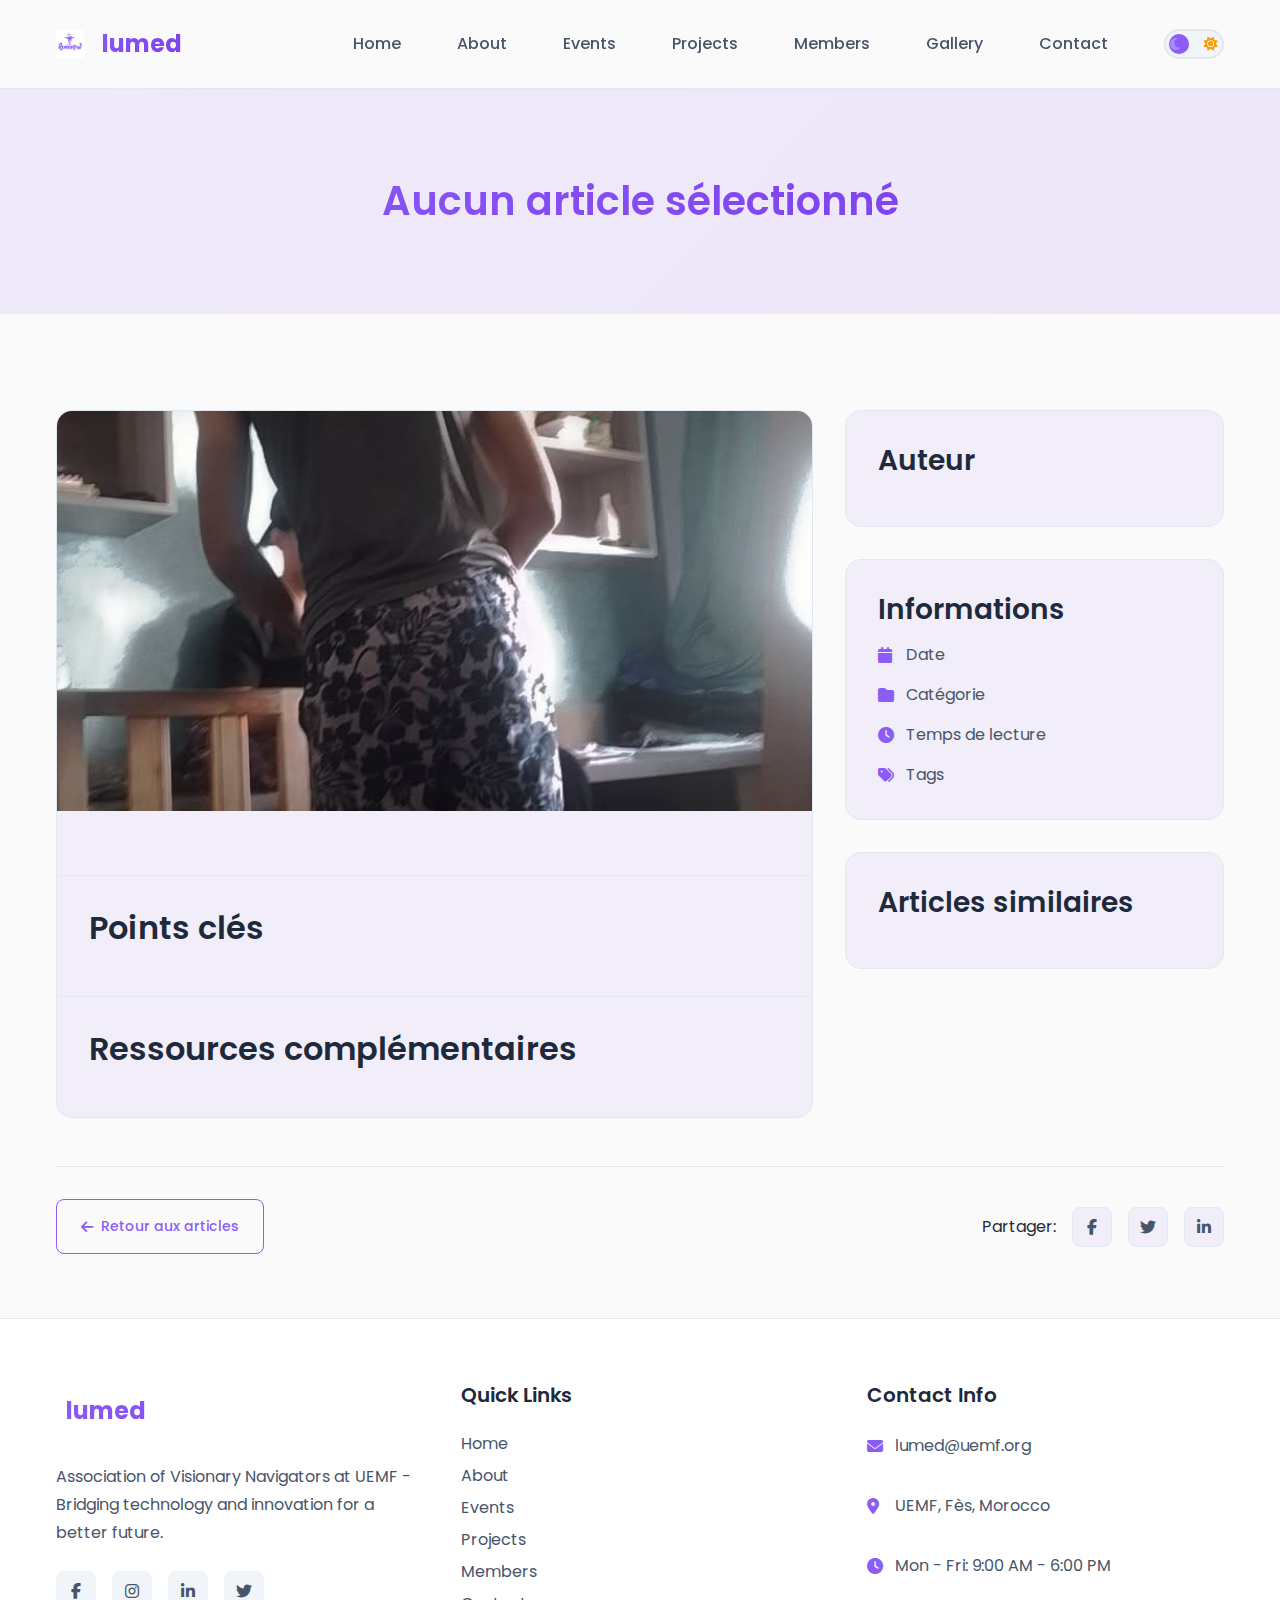
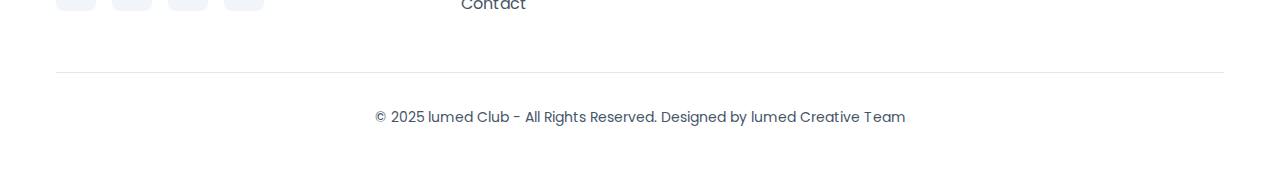
<file: article-details.html>
<!DOCTYPE html>
<html lang="fr">
<head>
    <meta charset="utf-8">
    <meta name="viewport" content="width=device-width,initial-scale=1">
    <title>Détails Article - lumed</title>
    <link rel="stylesheet" href="css/styles.css">
    <link href="https://fonts.googleapis.com/css2?family=Poppins:wght@400;500;600;700&family=Montserrat:wght@300;400;500&display=swap" rel="stylesheet">
    <link rel="stylesheet" href="https://cdnjs.cloudflare.com/ajax/libs/font-awesome/6.4.0/css/all.min.css">
</head>
<body>
    <!-- Navigation -->
    <nav id="navbar">
        <div class="nav-container">
            <div class="nav-logo">
                <a href="index.html">
                    <img src="assets/logo.png" alt="lumed Logo" class="nav-logo-img">
                    <div class="logo-icon">lumed</div>
                </a>
            </div>
            <div class="nav-menu" id="nav-menu">
                <a href="index.html" class="nav-link">Home</a>
                <a href="about.html" class="nav-link">About</a>
                <a href="events.html" class="nav-link">Events</a>
                <a href="projects.html" class="nav-link">Projects</a>
                <a href="members.html" class="nav-link">Members</a>
                <a href="gallery.html" class="nav-link">Gallery</a>
                <a href="contact.html" class="nav-link">Contact</a>
                <div class="theme-toggle">
                    <input type="checkbox" id="dark-mode-toggle">
                    <label for="dark-mode-toggle" class="toggle-label">
                        <i class="fas fa-moon"></i>
                        <i class="fas fa-sun"></i>
                        <span class="toggle-ball"></span>
                    </label>
                </div>
            </div>
            <div class="hamburger" id="hamburger">
                <span class="bar"></span>
                <span class="bar"></span>
                <span class="bar"></span>
            </div>
        </div>
    </nav>
    <!-- Article Header -->
    <section class="page-header">
        <div class="container">
            <h1 id="article-title">Titre de l'article</h1>
            <div id="article-meta" class="article-meta-header"></div>
        </div>
    </section>

    <!-- Article Details -->
    <section class="section">
        <div class="container">
            <div class="article-details-grid">
                <!-- Article Main Content -->
                <div class="article-main-content">
                    <div id="article-featured-image" class="article-media-container">
                        <!-- Default placeholder image (will be replaced by JS when article data is loaded) -->
                        <img id="article-featured-img" src="assets/default-article.jpg" alt="Image de l\'article" class="featured-image" onerror="this.src='assets/default-article.jpg'">
                    </div>
                    
                    <div class="article-content-section">
                        <div id="article-summary" class="article-summary"></div>
                        <div id="article-content" class="article-full-content"></div>
                    </div>

                    <div class="article-content-section">
                        <h2>Points clés</h2>
                        <div id="article-key-points" class="article-key-points"></div>
                    </div>

                    <div id="article-resources" class="article-content-section">
                        <h2>Ressources complémentaires</h2>
                        <div class="article-resources-list"></div>
                    </div>
                </div>

                <!-- Article Sidebar -->
                <div class="article-sidebar">
                    <div class="article-author-card">
                        <h3>Auteur</h3>
                        <div id="article-author-info" class="author-info"></div>
                    </div>

                    <div class="article-info-card">
                        <h3>Informations</h3>
                        <ul id="article-info" class="article-info-list">
                            <li id="article-date-info"><i class="fas fa-calendar"></i> <span>Date</span></li>
                            <li id="article-category-info"><i class="fas fa-folder"></i> <span>Catégorie</span></li>
                            <li id="article-reading-time"><i class="fas fa-clock"></i> <span>Temps de lecture</span></li>
                            <li id="article-tags-info"><i class="fas fa-tags"></i> <span>Tags</span></li>
                        </ul>
                    </div>

                    <div class="related-articles-card">
                        <h3>Articles similaires</h3>
                        <div id="related-articles" class="related-articles-list"></div>
                    </div>
                </div>
            </div>

            <div class="article-navigation">
                <a href="article.html" class="btn btn-outline">
                    <i class="fas fa-arrow-left"></i> Retour aux articles
                </a>
                <div class="article-share">
                    <span>Partager:</span>
                    <a href="#" class="share-btn"><i class="fab fa-facebook-f"></i></a>
                    <a href="#" class="share-btn"><i class="fab fa-twitter"></i></a>
                    <a href="#" class="share-btn"><i class="fab fa-linkedin-in"></i></a>
                </div>
            </div>
        </div>
    </section>
    <script src="js/content.js"></script>
    <script>
        // Récupérer l'ID de l'article depuis l'URL
        function getQueryParam(name) {
            const url = new URL(window.location.href);
            return url.searchParams.get(name);
        }
        const articleId = getQueryParam('id');
        if (articleId) {
            const articles = JSON.parse(localStorage.getItem('avnArticles')) || [];
            const article = articles.find(a => String(a.id) === String(articleId));
            if (article) {
                // Set page title
                document.title = `${article.title} - lumed Articles`;

                // Update article header
                document.getElementById('article-title').textContent = article.title;
                document.getElementById('article-meta').innerHTML = `
                    <div class="meta-tag">
                        <i class="fas fa-calendar"></i> 
                        ${new Date(article.createdAt).toLocaleDateString('fr-FR', { 
                            year: 'numeric', 
                            month: 'long', 
                            day: 'numeric' 
                        })}
                    </div>
                    ${article.category ? `
                        <div class="meta-tag">
                            <i class="fas fa-folder"></i> ${article.category}
                        </div>
                    ` : ''}
                    ${article.readingTime ? `
                        <div class="meta-tag">
                            <i class="fas fa-clock"></i> ${article.readingTime} min de lecture
                        </div>
                    ` : ''}
                `;

                // Featured image: update existing placeholder img.src if present, otherwise insert
                const featuredImgEl = document.getElementById('article-featured-img');
                if (article.featuredImage) {
                    if (featuredImgEl) {
                        featuredImgEl.src = article.featuredImage;
                        featuredImgEl.alt = article.title || 'Image de l\'article';
                    } else {
                        document.getElementById('article-featured-image').innerHTML = `
                            <img src="${article.featuredImage}" alt="${article.title}" class="featured-image" onerror="this.src='assets/default-article.jpg'">
                        `;
                    }
                }

                // Summary
                if (article.summary) {
                    document.getElementById('article-summary').innerHTML = `
                        <div class="article-summary-content">
                            <p><strong>${article.summary}</strong></p>
                        </div>
                    `;
                }

                // Main content with formatting
                const formattedContent = article.content.split('\n').map(para => `<p>${para}</p>`).join('');
                document.getElementById('article-content').innerHTML = formattedContent;

                // Key points
                const keyPoints = article.keyPoints || [
                    'Comprendre les concepts fondamentaux',
                    'Explorer les applications pratiques',
                    'Découvrir les dernières innovations',
                    'Apprendre des meilleures pratiques'
                ];
                document.getElementById('article-key-points').innerHTML = `
                    <ul class="key-points-list">
                        ${keyPoints.map(point => `
                            <li><i class="fas fa-check-circle"></i> ${point}</li>
                        `).join('')}
                    </ul>
                `;

                // Resources
                if (article.resources && article.resources.length > 0) {
                    document.querySelector('.article-resources-list').innerHTML = `
                        <ul class="resources-list">
                            ${article.resources.map(resource => `
                                <li>
                                    <i class="fas fa-${resource.type === 'link' ? 'link' : 'file-alt'}"></i>
                                    <a href="${resource.url}" target="_blank">${resource.title}</a>
                                </li>
                            `).join('')}
                        </ul>
                    `;
                } else {
                    document.getElementById('article-resources').style.display = 'none';
                }

                // Author info
                document.getElementById('article-author-info').innerHTML = `
                    <div class="author-profile">
                        <img src="${article.author?.avatar || 'assets/default-avatar.jpg'}" alt="Author" class="author-avatar">
                        <div class="author-details">
                            <h4>${article.author?.name || 'lumed Team'}</h4>
                            <p>${article.author?.role || 'Contributeur'}</p>
                        </div>
                    </div>
                    <p class="author-bio">${article.author?.bio || 'Membre de l\'équipe lumed contribuant au partage des connaissances.'}</p>
                `;

                // Article info
                document.getElementById('article-date-info').innerHTML = `
                    <i class="fas fa-calendar"></i> 
                    <span>Publié le ${new Date(article.createdAt).toLocaleDateString('fr-FR', { 
                        year: 'numeric', 
                        month: 'long', 
                        day: 'numeric' 
                    })}</span>
                `;
                document.getElementById('article-category-info').innerHTML = `
                    <i class="fas fa-folder"></i> 
                    <span>${article.category || 'Général'}</span>
                `;
                document.getElementById('article-reading-time').innerHTML = `
                    <i class="fas fa-clock"></i> 
                    <span>${article.readingTime || '5'} min de lecture</span>
                `;
                document.getElementById('article-tags-info').innerHTML = `
                    <i class="fas fa-tags"></i> 
                    <span>${article.tags?.join(', ') || 'Général'}</span>
                `;

                // Related articles
                const articles = JSON.parse(localStorage.getItem('avnArticles')) || [];
                const relatedArticles = articles
                    .filter(a => a.id !== article.id && a.category === article.category)
                    .slice(0, 3);

                document.getElementById('related-articles').innerHTML = relatedArticles.length > 0 
                    ? relatedArticles.map(related => `
                        <a href="article-details.html?id=${related.id}" class="related-article">
                            <h4>${related.title}</h4>
                            <p>${related.summary || ''}</p>
                            <span class="read-more">Lire plus <i class="fas fa-arrow-right"></i></span>
                        </a>
                    `).join('')
                    : '<p class="no-related">Aucun article similaire pour le moment.</p>';

            } else {
                document.getElementById('article-title').textContent = 'Article introuvable';
            }
        } else {
            document.getElementById('article-title').textContent = 'Aucun article sélectionné';
        }
    </script>

    <!-- Footer -->
    <footer id="footer">
        <div class="container">
            <div class="footer-content">
                <div class="footer-section">
                    <div class="footer-logo">
                        <div class="logo-icon">lumed</div>
                    </div>
                    <p class="footer-description">Association of Visionary Navigators at UEMF - Bridging technology and innovation for a better future.</p>
                    <div class="social-links">
                        <a href="#"><i class="fab fa-facebook-f"></i></a>
                        <a href="#"><i class="fab fa-instagram"></i></a>
                        <a href="#"><i class="fab fa-linkedin-in"></i></a>
                        <a href="#"><i class="fab fa-twitter"></i></a>
                    </div>
                </div>
                <div class="footer-section">
                    <h3>Quick Links</h3>
                    <ul class="footer-links">
                        <li><a href="index.html">Home</a></li>
                        <li><a href="about.html">About</a></li>
                        <li><a href="events.html">Events</a></li>
                        <li><a href="projects.html">Projects</a></li>
                        <li><a href="members.html">Members</a></li>
                        <li><a href="contact.html">Contact</a></li>
                    </ul>
                </div>
                <div class="footer-section">
                    <h3>Contact Info</h3>
                    <div class="contact-info">
                        <p><i class="fas fa-envelope"></i> lumed@uemf.org</p>
                        <p><i class="fas fa-map-marker-alt"></i> UEMF, Fès, Morocco</p>
                        <p><i class="fas fa-clock"></i> Mon - Fri: 9:00 AM - 6:00 PM</p>
                    </div>
                </div>
            </div>
            <div class="footer-bottom">
                <p>&copy; 2025 lumed Club - All Rights Reserved. Designed by lumed Creative Team</p>
            </div>
        </div>
    </footer>

    <!-- Back to Top Button -->
    <button id="back-to-top" class="back-to-top">
        <i class="fas fa-chevron-up"></i>
    </button>

    <script src="js/main.js"></script>
</body>
</html>
</file>
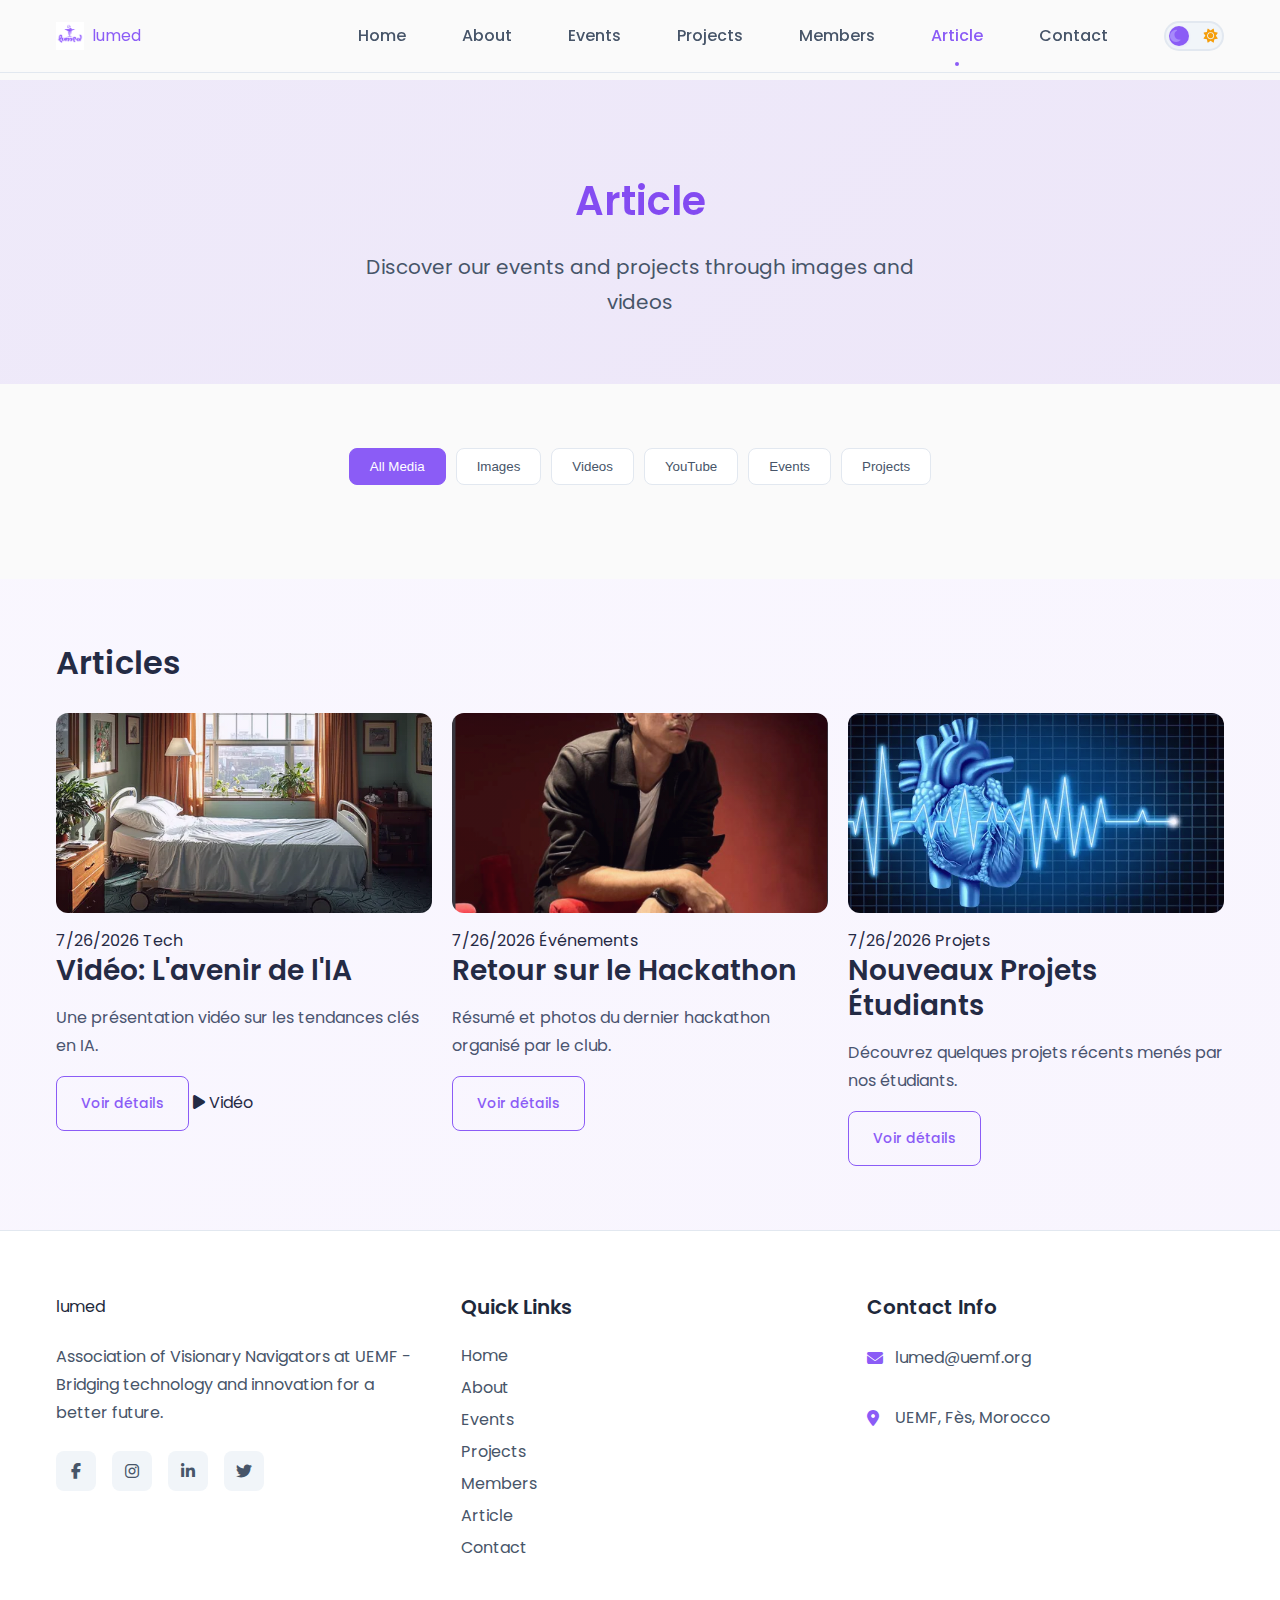
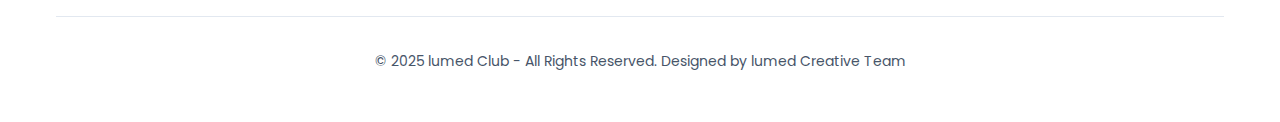
<file: article.html>
<!DOCTYPE html>
<html lang="en">
<head>
    <meta charset="utf-8">
    <meta name="viewport" content="width=device-width,initial-scale=1"> 
    <link rel="icon" href="assets/logo.png" type="image/png">
    <title>Article - lumed</title>
    <link rel="stylesheet" href="css/styles.css">
    <link href="https://fonts.googleapis.com/css2?family=Poppins:wght@400;500;600;700&family=Montserrat:wght@300;400;500&display=swap" rel="stylesheet">
    <link rel="stylesheet" href="https://cdnjs.cloudflare.com/ajax/libs/font-awesome/6.4.0/css/all.min.css">
    <style>
        /* Keeping original gallery styles for article display */
        .gallery-grid { display: grid; grid-template-columns: repeat(auto-fill, minmax(300px, 1fr)); gap: 20px; margin-top: 30px; }
        .gallery-item { position: relative; border-radius: 10px; overflow: hidden; height: 300px; transition: all 0.3s ease; background: white; border: 1px solid #e2e8f0; box-shadow: 0 4px 6px -1px rgba(0,0,0,0.1); }
        .gallery-item:hover { transform: translateY(-5px); box-shadow: 0 20px 25px -5px rgba(0,0,0,0.1); border-color: #8b5cf6; }
        .gallery-media img, .gallery-media video { width:100%; height:100%; object-fit:cover; }
        .gallery-overlay { position:absolute; top:0; left:0; width:100%; height:100%; background: rgba(0,0,0,0.8); display:flex; flex-direction:column; justify-content:flex-end; padding:20px; opacity:0; transition:opacity 0.3s ease; color:white; }
        .gallery-item:hover .gallery-overlay { opacity:1; }
        .filter-buttons { display:flex; justify-content:center; flex-wrap:wrap; gap:10px; margin-bottom:30px; }
        .filter-btn { padding:10px 20px; background:white; border:1px solid #e2e8f0; border-radius:8px; cursor:pointer; }
        .filter-btn.active, .filter-btn:hover { background:#8b5cf6; color:white; border-color:#8b5cf6; }

        /* Gallery styles only */
    </style>
</head>
<body>
    <!-- Preloader -->
    <div id="preloader">
        <div class="preloader-content">
            <div class="lumed-logo">
                <div class="logo-circle"></div>
                <div class="logo-text">lumed</div>
            </div>
            <div class="loading-bar">
                <div class="loading-progress"></div>
            </div>
        </div>
    </div>
    <!-- Preloader theme handled globally by js/main.js (no inline preloader script) -->

    <!-- Navigation -->
    <nav id="navbar">
        <div class="nav-container">
            <div class="nav-logo">
                <a href="index.html">
                    <img src="assets/logo.png" alt="lumed Logo" class="nav-logo-img">
                    <div class="logo-text-nav">lumed</div>
                </a>
            </div>
            <div class="nav-menu" id="nav-menu">
                <a href="index.html" class="nav-link">Home</a>
                <a href="about.html" class="nav-link">About</a>
                <a href="events.html" class="nav-link">Events</a>
                <a href="projects.html" class="nav-link">Projects</a>
                <a href="members.html" class="nav-link">Members</a>
                <a href="article.html" class="nav-link active">Article</a>
                <a href="contact.html" class="nav-link">Contact</a>
                <div class="theme-toggle">
                    <input type="checkbox" id="dark-mode-toggle">
                    <label for="dark-mode-toggle" class="toggle-label">
                        <i class="fas fa-moon"></i>
                        <i class="fas fa-sun"></i>
                        <span class="toggle-ball"></span>
                    </label>
                </div>
            </div>
            <div class="hamburger" id="hamburger"><span class="bar"></span><span class="bar"></span><span class="bar"></span></div>
        </div>
    </nav>

    <!-- Page Header -->
    <section class="page-header">
        <div class="container">
            <h1>Article</h1>
            <p>Discover our events and projects through images and videos</p>
        </div>
    </section>

    <!-- Filter Buttons -->
    <section id="gallery-filter" class="section">
        <div class="container">
            <div class="filter-buttons">
                <button class="filter-btn active" data-filter="all">All Media</button>
                <button class="filter-btn" data-filter="image">Images</button>
                <button class="filter-btn" data-filter="video">Videos</button>
                <button class="filter-btn" data-filter="youtube">YouTube</button>
                <button class="filter-btn" data-filter="events">Events</button>
                <button class="filter-btn" data-filter="projects">Projects</button>
            </div>
        </div>
    </section>

    <!-- Article Grid (keeps original gallery ids/classes for JS compatibility) -->
    <section id="articles-section" class="section section-dark">
        <div class="container">
            <h2>Articles</h2>
            <div id="articles-list" class="gallery-grid">
                <div class="loading-message"><i class="fas fa-spinner fa-spin"></i> Chargement des articles...</div>
            </div>
        </div>
    </section>

    <!-- No Media Message -->
    <section id="no-media" class="section" style="display:none;">
        <div class="container">
            <div class="no-media-message">
                <i class="fas fa-images"></i>
                <h3>No media available</h3>
                <p>The article section will be updated soon with content from our events and projects.</p>
                <a href="events.html" class="btn btn-primary" style="margin-top:20px;"><i class="fas fa-calendar"></i> View our events</a>
            </div>
        </div>
    </section>

    <!-- Footer -->
    <footer id="footer">
        <div class="container">
            <div class="footer-content">
                <div class="footer-section">
                    <div class="footer-logo">
                        <div class="logo-text-nav">lumed</div>
                    </div>
                    <p class="footer-description">Association of Visionary Navigators at UEMF - Bridging technology and innovation for a better future.</p>
                    <div class="social-links">
                        <a href="#"><i class="fab fa-facebook-f"></i></a>
                        <a href="#"><i class="fab fa-instagram"></i></a>
                        <a href="#"><i class="fab fa-linkedin-in"></i></a>
                        <a href="#"><i class="fab fa-twitter"></i></a>
                    </div>
                </div>
                <div class="footer-section">
                    <h3>Quick Links</h3>
                    <ul class="footer-links">
                        <li><a href="index.html">Home</a></li>
                        <li><a href="about.html">About</a></li>
                        <li><a href="events.html">Events</a></li>
                        <li><a href="projects.html">Projects</a></li>
                        <li><a href="members.html">Members</a></li>
                        <li><a href="article.html">Article</a></li>
                        <li><a href="contact.html">Contact</a></li>
                    </ul>
                </div>
                <div class="footer-section">
                    <h3>Contact Info</h3>
                    <div class="contact-info">
                        <p><i class="fas fa-envelope"></i> lumed@uemf.org</p>
                        <p><i class="fas fa-map-marker-alt"></i> UEMF, Fès, Morocco</p>
                    </div>
                </div>
            </div>
            <div class="footer-bottom"><p>&copy; 2025 lumed Club - All Rights Reserved. Designed by lumed Creative Team</p></div>
        </div>
    </footer>

    <button id="back-to-top" class="back-to-top"><i class="fas fa-chevron-up"></i></button>

    <script src="js/main.js"></script>
    <script src="js/content.js"></script>
    <script>
        // Attendre que le DOM soit chargé
        document.addEventListener('DOMContentLoaded', function() {
            // D'abord charger les articles
            loadArticlesPublic('articles-list');
            
            // Forcer la fin du preloader après un délai maximum
            setTimeout(function() {
                const preloader = document.getElementById('preloader');
                if (preloader) {
                    preloader.style.opacity = '0';
                    setTimeout(function() {
                        preloader.style.display = 'none';
                    }, 500);
                }
            }, 2000); // Attendre maximum 2 secondes
        });

        // Backup : si tout est chargé mais le preloader est toujours visible
        window.addEventListener('load', function() {
            const preloader = document.getElementById('preloader');
            if (preloader && preloader.style.display !== 'none') {
                preloader.style.opacity = '0';
                setTimeout(function() {
                    preloader.style.display = 'none';
                }, 500);
            }
        });
    </script>
</body>
</html>
</file>
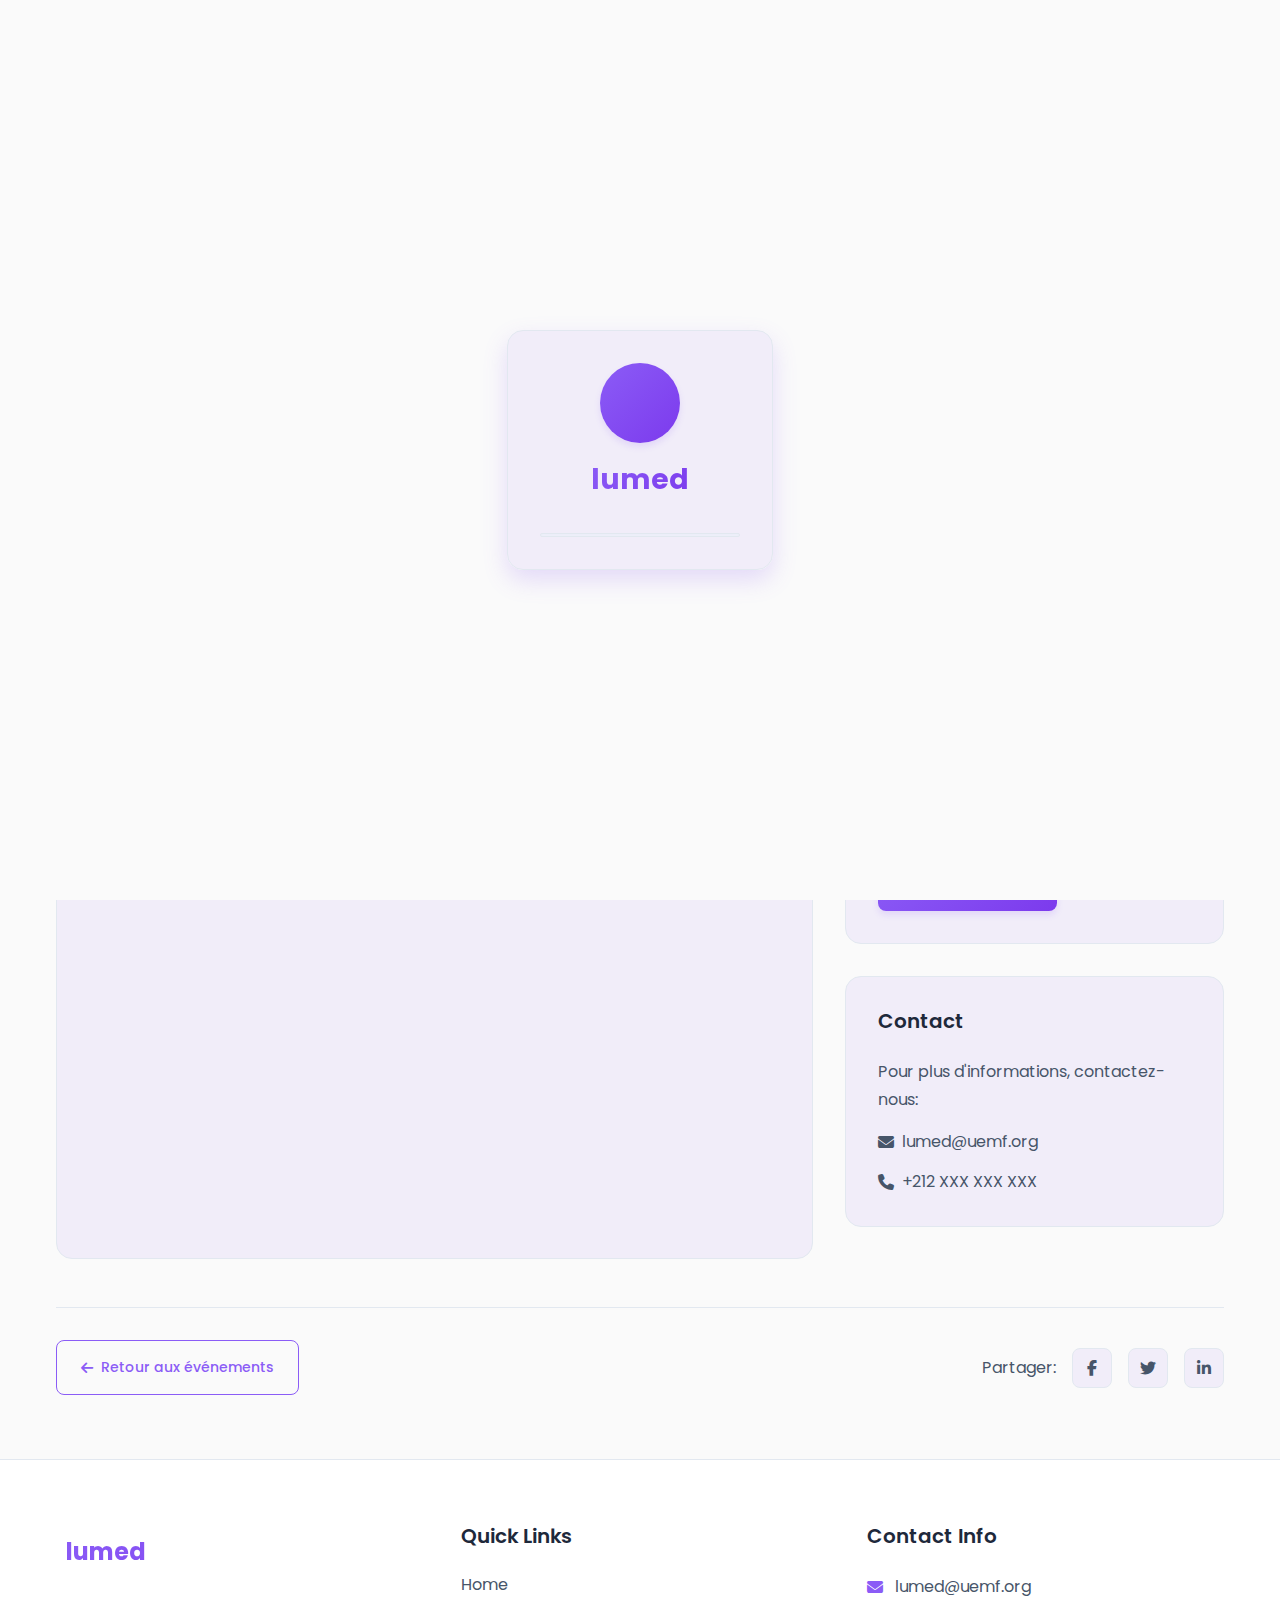
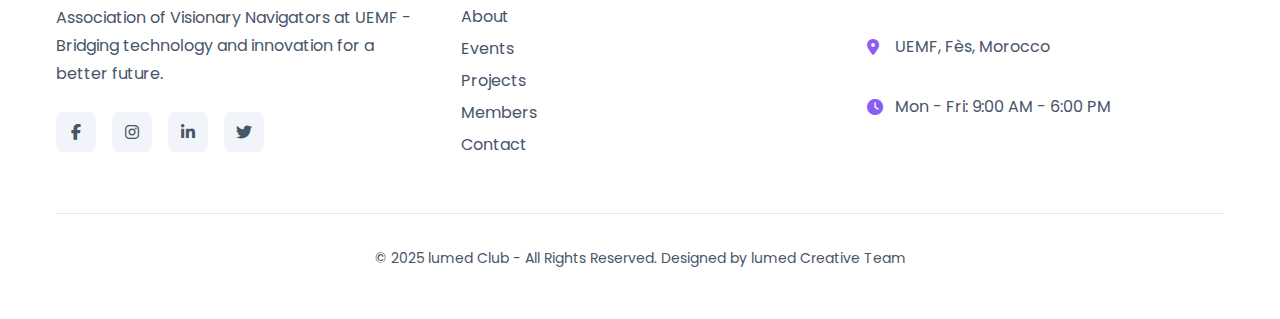
<file: event-details.html>
<!DOCTYPE html>
<html lang="fr">
<head>
    <meta charset="utf-8">
    <meta name="viewport" content="width=device-width,initial-scale=1">
    <title>Détails Événement - lumed</title>
    <link rel="stylesheet" href="css/styles.css">
    <link href="https://fonts.googleapis.com/css2?family=Poppins:wght@400;500;600;700&family=Montserrat:wght@300;400;500&display=swap" rel="stylesheet">
    <link rel="stylesheet" href="https://cdnjs.cloudflare.com/ajax/libs/font-awesome/6.4.0/css/all.min.css">
</head>
<body>
    <!-- Navigation -->
    <nav id="navbar">
        <div class="nav-container">
            <div class="nav-logo">
                <a href="index.html">
                    <img src="assets/logo.png" alt="lumed Logo" class="nav-logo-img">
                    <div class="logo-icon">lumed</div>
                </a>
            </div>
            <div class="nav-menu" id="nav-menu">
                <a href="index.html" class="nav-link">Home</a>
                <a href="about.html" class="nav-link">About</a>
                <a href="events.html" class="nav-link active">Events</a>
                <a href="projects.html" class="nav-link">Projects</a>
                <a href="members.html" class="nav-link">Members</a>
                <a href="gallery.html" class="nav-link">Gallery</a>
                <a href="contact.html" class="nav-link">Contact</a>
                <div class="theme-toggle">
                    <input type="checkbox" id="dark-mode-toggle">
                    <label for="dark-mode-toggle" class="toggle-label">
                        <i class="fas fa-moon"></i>
                        <i class="fas fa-sun"></i>
                        <span class="toggle-ball"></span>
                    </label>
                </div>
            </div>
            <div class="hamburger" id="hamburger">
                <span class="bar"></span>
                <span class="bar"></span>
                <span class="bar"></span>
            </div>
        </div>
    </nav>
    <!-- Preloader -->
    <div id="preloader">
        <div class="preloader-content">
            <div class="lumed-logo">
                <div class="logo-circle"></div>
                <div class="logo-text">lumed</div>
            </div>
            <div class="loading-bar">
                <div class="loading-progress"></div>
            </div>
        </div>
    </div>
    <!-- Event Header -->
    <section class="page-header">
        <div class="container">
            <h1 id="event-title">Titre de l'événement</h1>
            <div id="event-meta" class="event-meta-header"></div>
        </div>
    </section>

    <!-- Event Details -->
    <section class="section">
        <div class="container">
            <div class="event-details-grid">
                <!-- Event Main Content -->
                <div class="event-main-content">
                    <div id="event-media" class="event-media-container"></div>
                    
                    <div class="event-content-section">
                        <h2>Description de l'événement</h2>
                        <div id="event-description" class="event-full-description"></div>
                    </div>

                    <div class="event-content-section">
                        <h2>Programme détaillé</h2>
                        <div id="event-schedule" class="event-schedule"></div>
                    </div>

                    <div class="event-content-section">
                        <h2>Objectifs d'apprentissage</h2>
                        <div id="event-objectives" class="event-objectives"></div>
                    </div>
                </div>

                <!-- Event Sidebar -->
                <div class="event-sidebar">
                    <div class="event-info-card">
                        <h3>Informations clés</h3>
                        <ul id="event-key-info" class="event-info-list">
                            <li id="event-date-info"><i class="fas fa-calendar"></i> <span>Date</span></li>
                            <li id="event-time-info"><i class="fas fa-clock"></i> <span>Horaire</span></li>
                            <li id="event-location-info"><i class="fas fa-map-marker-alt"></i> <span>Lieu</span></li>
                            <li id="event-type-info"><i class="fas fa-tag"></i> <span>Type</span></li>
                            <li id="event-category-info"><i class="fas fa-folder"></i> <span>Catégorie</span></li>
                            <li id="event-capacity-info"><i class="fas fa-users"></i> <span>Capacité</span></li>
                        </ul>
                    </div>

                    <div class="event-registration-card">
                        <h3>Inscription</h3>
                        <p id="event-registration-status"></p>
                        <button id="register-button" class="btn btn-primary">S'inscrire maintenant</button>
                    </div>

                    <div class="event-contact-card">
                        <h3>Contact</h3>
                        <p>Pour plus d'informations, contactez-nous:</p>
                        <ul class="event-contact-list">
                            <li><i class="fas fa-envelope"></i> lumed@uemf.org</li>
                            <li><i class="fas fa-phone"></i> +212 XXX XXX XXX</li>
                        </ul>
                    </div>
                </div>
            </div>

            <div class="event-navigation">
                <a href="events.html" class="btn btn-outline">
                    <i class="fas fa-arrow-left"></i> Retour aux événements
                </a>
                <div class="event-share">
                    <span>Partager:</span>
                    <a href="#" class="share-btn"><i class="fab fa-facebook-f"></i></a>
                    <a href="#" class="share-btn"><i class="fab fa-twitter"></i></a>
                    <a href="#" class="share-btn"><i class="fab fa-linkedin-in"></i></a>
                </div>
            </div>
        </div>
    </section>
    <script src="js/content.js"></script>
    <script>
        document.addEventListener('DOMContentLoaded', function() {
            function getQueryParam(name) {
                const url = new URL(window.location.href);
                return url.searchParams.get(name);
            }

            const eventId = getQueryParam('id');
            console.log('event-details: parsed id =', eventId);

            const events = JSON.parse(localStorage.getItem('avnEvents')) || [];
            console.log('event-details: avnEvents from localStorage =', events.map(e => ({ id: e.id, title: e.title })));

            if (eventId) {
                const event = events.find(e => String(e.id) === String(eventId));
                if (event) {
                    // Set the page title
                    document.title = `${event.title} - lumed Events`;

                    // Update basic event info
                    document.getElementById('event-title').textContent = event.title;
                    document.getElementById('event-meta').innerHTML = `
                        <div class="meta-tag">${new Date(event.date).toLocaleDateString('fr-FR', { 
                            weekday: 'long', 
                            year: 'numeric', 
                            month: 'long', 
                            day: 'numeric' 
                        })}</div>
                        ${event.location ? `<div class="meta-tag"><i class="fas fa-map-marker-alt"></i> ${event.location}</div>` : ''}
                        ${event.type ? `<div class="meta-tag"><i class="fas fa-tag"></i> ${event.type}</div>` : ''}
                    `;

                    // Update detailed description with formatting
                    const detailedDescription = event.detailedDescription || event.description || '';
                    document.getElementById('event-description').innerHTML = detailedDescription.split('\n').map(para => `<p>${para}</p>`).join('');

                    // Update schedule if available
                    const schedule = event.schedule || [
                        { time: '09:00', activity: 'Accueil des participants' },
                        { time: '09:30', activity: 'Début de l\'événement' },
                        { time: '11:00', activity: 'Pause café' },
                        { time: '12:30', activity: 'Déjeuner' },
                        { time: '14:00', activity: 'Sessions de l\'après-midi' },
                        { time: '17:00', activity: 'Clôture' }
                    ];
                    document.getElementById('event-schedule').innerHTML = `
                        <div class="timeline-schedule">
                            ${schedule.map(item => `
                                <div class="schedule-item">
                                    <div class="schedule-time">${item.time}</div>
                                    <div class="schedule-activity">${item.activity}</div>
                                </div>
                            `).join('')}
                        </div>
                    `;

                    // Update learning objectives if available
                    const objectives = event.objectives || [
                        'Comprendre les concepts clés',
                        'Acquérir des compétences pratiques',
                        'Réseauter avec d\'autres participants',
                        'Participer à des ateliers interactifs'
                    ];
                    document.getElementById('event-objectives').innerHTML = `
                        <ul class="objectives-list">
                            ${objectives.map(obj => `<li><i class="fas fa-check-circle"></i> ${obj}</li>`).join('')}
                        </ul>
                    `;

                    // Update key information
                    document.getElementById('event-date-info').innerHTML = `<i class="fas fa-calendar"></i> <span>${new Date(event.date).toLocaleDateString('fr-FR', { dateStyle: 'long' })}</span>`;
                    document.getElementById('event-time-info').innerHTML = `<i class="fas fa-clock"></i> <span>${event.time || '09:00 - 17:00'}</span>`;
                    document.getElementById('event-location-info').innerHTML = `<i class="fas fa-map-marker-alt"></i> <span>${event.location || 'UEMF'}</span>`;
                    document.getElementById('event-type-info').innerHTML = `<i class="fas fa-tag"></i> <span>${event.type || 'Événement'}</span>`;
                    document.getElementById('event-category-info').innerHTML = `<i class="fas fa-folder"></i> <span>${event.category || 'Général'}</span>`;
                    document.getElementById('event-capacity-info').innerHTML = `<i class="fas fa-users"></i> <span>${event.capacity || 'Places limitées'}</span>`;

                    // Update registration status
                    const registrationStatus = event.registrationStatus || 'open';
                    const registrationButton = document.getElementById('register-button');
                    document.getElementById('event-registration-status').textContent = 
                        registrationStatus === 'open' ? 'Les inscriptions sont ouvertes' :
                        registrationStatus === 'closed' ? 'Les inscriptions sont fermées' :
                        'Liste d\'attente disponible';
                    registrationButton.disabled = registrationStatus !== 'open';
                    registrationButton.textContent = 
                        registrationStatus === 'open' ? 'S\'inscrire maintenant' :
                        registrationStatus === 'closed' ? 'Inscriptions fermées' :
                        'Rejoindre la liste d\'attente';

                    // Handle media content
                    if (event.mediaType === 'image' && event.mediaUrl) {
                        document.getElementById('event-media').innerHTML = `<img src="${event.mediaUrl}" alt="${event.title}" class="media-content">`;
                    } else if (event.mediaType === 'youtube' && event.mediaUrl) {
                        // Convert watch URL to embed URL if needed
                        const embedUrl = event.mediaUrl.replace('watch?v=', 'embed/');
                        document.getElementById('event-media').innerHTML = `
                            <div class="video-container">
                                <iframe src="${embedUrl}" 
                                        frameborder="0" 
                                        allowfullscreen
                                        allow="accelerometer; autoplay; clipboard-write; encrypted-media; gyroscope; picture-in-picture">
                                </iframe>
                            </div>`;
                    } else if (event.mediaType === 'video' && event.mediaUrl) {
                        document.getElementById('event-media').innerHTML = `
                            <div class="video-container">
                                <video controls class="media-content">
                                    <source src="${event.mediaUrl}" type="video/mp4">
                                    Your browser does not support the video tag.
                                </video>
                            </div>`;
                    }
                } else {
                    document.getElementById('event-title').textContent = 'Événement introuvable';
                }
            } else {
                document.getElementById('event-title').textContent = 'Aucun événement sélectionné';
            }
        });
    </script>

    <!-- Footer -->
    <footer id="footer">
        <div class="container">
            <div class="footer-content">
                <div class="footer-section">
                    <div class="footer-logo">
                        <div class="logo-icon">lumed</div>
                    </div>
                    <p class="footer-description">Association of Visionary Navigators at UEMF - Bridging technology and innovation for a better future.</p>
                    <div class="social-links">
                        <a href="#"><i class="fab fa-facebook-f"></i></a>
                        <a href="#"><i class="fab fa-instagram"></i></a>
                        <a href="#"><i class="fab fa-linkedin-in"></i></a>
                        <a href="#"><i class="fab fa-twitter"></i></a>
                    </div>
                </div>
                <div class="footer-section">
                    <h3>Quick Links</h3>
                    <ul class="footer-links">
                        <li><a href="index.html">Home</a></li>
                        <li><a href="about.html">About</a></li>
                        <li><a href="events.html">Events</a></li>
                        <li><a href="projects.html">Projects</a></li>
                        <li><a href="members.html">Members</a></li>
                        <li><a href="contact.html">Contact</a></li>
                    </ul>
                </div>
                <div class="footer-section">
                    <h3>Contact Info</h3>
                    <div class="contact-info">
                        <p><i class="fas fa-envelope"></i> lumed@uemf.org</p>
                        <p><i class="fas fa-map-marker-alt"></i> UEMF, Fès, Morocco</p>
                        <p><i class="fas fa-clock"></i> Mon - Fri: 9:00 AM - 6:00 PM</p>
                    </div>
                </div>
            </div>
            <div class="footer-bottom">
                <p>&copy; 2025 lumed Club - All Rights Reserved. Designed by lumed Creative Team</p>
            </div>
        </div>
    </footer>

    <!-- Back to Top Button -->
    <button id="back-to-top" class="back-to-top">
        <i class="fas fa-chevron-up"></i>
    </button>

    <script src="js/main.js"></script>
</body>
</html>
</file>
<file: css/styles.css>
/* ===== VARIABLES CSS ÉTENDUES ===== */
:root {
    /* Couleurs principales - THÈME VIOLET */
    --primary-color: #8B5CF6;
    --secondary-color: #7C3AED;
    --accent-color: #A78BFA;
    --success-color: #10B981;
    --warning-color: #F59E0B;
    --error-color: #EF4444;
    
    /* Couleurs de fond - MODE SOMBRE */
    --background-primary: #0f0f23;
    --background-secondary: #1a1a2e;
    --background-tertiary: #2d2b55;
    --background-card: rgba(139, 92, 246, 0.05);
    
    /* Couleurs de texte */
    --text-primary: #f8fafc;
    --text-secondary: #cbd5e1;
    --text-muted: #94a3b8;
    --text-inverse: #0f172a;
    
    /* Couleurs de bordure */
    --border-color: #374151;
    --border-light: #4b5563;
    --border-focus: #8B5CF6;
    
    /* Couleurs d'état */
    --hover-color: #2d2b55;
    --active-color: #3730a3;
    --focus-color: rgba(139, 92, 246, 0.2);
    
    /* Typographie */
    --font-family-primary: 'Poppins', -apple-system, BlinkMacSystemFont, 'Segoe UI', sans-serif;
    --font-family-secondary: 'Montserrat', sans-serif;
    --font-family-mono: 'Courier New', monospace;
    
    /* Tailles de police */
    --font-size-xs: 0.75rem;
    --font-size-sm: 0.875rem;
    --font-size-base: 1rem;
    --font-size-md: 1.125rem;
    --font-size-lg: 1.25rem;
    --font-size-xl: 1.5rem;
    --font-size-2xl: 1.75rem;
    --font-size-3xl: 2rem;
    --font-size-4xl: 2.5rem;
    --font-size-5xl: 3rem;
    
    /* Poids de police */
    --font-weight-light: 300;
    --font-weight-normal: 400;
    --font-weight-medium: 500;
    --font-weight-semibold: 600;
    --font-weight-bold: 700;
    
    /* Hauteurs de ligne */
    --line-height-tight: 1.25;
    --line-height-normal: 1.5;
    --line-height-relaxed: 1.75;
    
    /* Espacements */
    --spacing-xs: 0.25rem;
    --spacing-sm: 0.5rem;
    --spacing-md: 1rem;
    --spacing-lg: 1.5rem;
    --spacing-xl: 2rem;
    --spacing-2xl: 3rem;
    --spacing-3xl: 4rem;
    --spacing-4xl: 6rem;
    
    /* Bordures */
    --border-radius-sm: 4px;
    --border-radius-md: 8px;
    --border-radius-lg: 12px;
    --border-radius-xl: 16px;
    --border-radius-2xl: 24px;
    --border-radius-full: 50%;
    
    /* Ombres */
    --shadow-sm: 0 1px 3px rgba(139, 92, 246, 0.2);
    --shadow-md: 0 4px 6px rgba(139, 92, 246, 0.25);
    --shadow-lg: 0 10px 25px rgba(139, 92, 246, 0.3);
    --shadow-xl: 0 20px 40px rgba(139, 92, 246, 0.35);
    --shadow-inner: inset 0 2px 4px rgba(139, 92, 246, 0.1);
    
    /* Transitions */
    --transition-fast: 0.15s ease;
    --transition-normal: 0.3s ease;
    --transition-slow: 0.5s ease;
    --transition-bounce: 0.5s cubic-bezier(0.68, -0.55, 0.265, 1.55);
    
    /* Z-index */
    --z-negative: -1;
    --z-base: 1;
    --z-dropdown: 1000;
    --z-sticky: 1020;
    --z-fixed: 1030;
    --z-modal: 1040;
    --z-popover: 1050;
    --z-tooltip: 1060;
    --z-preloader: 9999;
}

/* ===== MODE CLAIR ===== */
[data-theme="light"] {
    --background-primary: #fafafa;
    --background-secondary: #ffffff;
    --background-tertiary: #f1f5f9;
    --background-card: rgba(139, 92, 246, 0.08);
    
    --text-primary: #1e293b;
    --text-secondary: #475569;
    --text-muted: #64748b;
    --text-inverse: #ffffff;
    
    --border-color: #e2e8f0;
    --border-light: #cbd5e1;
    --border-focus: #8B5CF6;
    
    --hover-color: #f1f5f9;
    --active-color: #e2e8f0;
    --focus-color: rgba(139, 92, 246, 0.1);
    
    --shadow-sm: 0 1px 3px rgba(139, 92, 246, 0.1);
    --shadow-md: 0 4px 6px rgba(139, 92, 246, 0.15);
    --shadow-lg: 0 10px 25px rgba(139, 92, 246, 0.2);
    --shadow-xl: 0 20px 40px rgba(139, 92, 246, 0.25);
    --shadow-inner: inset 0 2px 4px rgba(139, 92, 246, 0.05);
}

/* ===== RÉINITIALISATION ET STYLES DE BASE ===== */
*, *::before, *::after {
    box-sizing: border-box;
    margin: 0;
    padding: 0;
}

html {
    scroll-behavior: smooth;
    font-size: 16px;
}

body {
    font-family: var(--font-family-primary);
    font-size: var(--font-size-base);
    line-height: var(--line-height-normal);
    color: var(--text-primary);
    background-color: var(--background-primary);
    overflow-x: hidden;
    -webkit-font-smoothing: antialiased;
    -moz-osx-font-smoothing: grayscale;
    transition: background-color var(--transition-normal), color var(--transition-normal);
}

/* ===== TYPOGRAPHIE ===== */
h1, h2, h3, h4, h5, h6 {
    font-weight: var(--font-weight-semibold);
    line-height: var(--line-height-tight);
    margin-bottom: var(--spacing-md);
    transition: color var(--transition-normal);
}

h1 {
    font-size: var(--font-size-4xl);
    background: linear-gradient(135deg, var(--primary-color), var(--secondary-color));
    -webkit-background-clip: text;
    -webkit-text-fill-color: transparent;
    background-clip: text;
}

h2 {
    font-size: var(--font-size-3xl);
    color: var(--text-primary);
}

h3 {
    font-size: var(--font-size-2xl);
    color: var(--text-primary);
}

h4 {
    font-size: var(--font-size-xl);
    color: var(--text-primary);
}

h5 {
    font-size: var(--font-size-lg);
    color: var(--text-primary);
}

h6 {
    font-size: var(--font-size-md);
    color: var(--text-primary);
}

p {
    margin-bottom: var(--spacing-md);
    color: var(--text-secondary);
    line-height: var(--line-height-relaxed);
    transition: color var(--transition-normal);
}

a {
    color: var(--primary-color);
    text-decoration: none;
    transition: all var(--transition-fast);
    outline: none;
}

a:hover, a:focus {
    color: var(--secondary-color);
}

a:focus-visible {
    outline: 2px solid var(--primary-color);
    outline-offset: 2px;
}

strong, b {
    font-weight: var(--font-weight-semibold);
}

em, i {
    font-style: italic;
}

blockquote {
    border-left: 4px solid var(--primary-color);
    padding-left: var(--spacing-lg);
    margin: var(--spacing-xl) 0;
    font-style: italic;
    color: var(--text-secondary);
}

code {
    font-family: var(--font-family-mono);
    background-color: var(--background-tertiary);
    padding: var(--spacing-xs) var(--spacing-sm);
    border-radius: var(--border-radius-sm);
    font-size: 0.9em;
}

pre {
    background-color: var(--background-tertiary);
    padding: var(--spacing-lg);
    border-radius: var(--border-radius-md);
    overflow-x: auto;
    margin: var(--spacing-lg) 0;
}

pre code {
    background: none;
    padding: 0;
}

/* ===== LAYOUT ET GRID ===== */
.container {
    max-width: 1200px;
    margin: 0 auto;
    padding: 0 var(--spacing-md);
}

.container-fluid {
    width: 100%;
    padding: 0 var(--spacing-md);
}

.grid {
    display: grid;
    gap: var(--spacing-lg);
}

.grid-2 {
    grid-template-columns: repeat(auto-fit, minmax(300px, 1fr));
}

.grid-3 {
    grid-template-columns: repeat(auto-fit, minmax(250px, 1fr));
}

.grid-4 {
    grid-template-columns: repeat(auto-fit, minmax(200px, 1fr));
}

.flex {
    display: flex;
}

.flex-center {
    display: flex;
    align-items: center;
    justify-content: center;
}

.flex-between {
    display: flex;
    align-items: center;
    justify-content: space-between;
}

.flex-column {
    flex-direction: column;
}

.flex-wrap {
    flex-wrap: wrap;
}

/* ===== COMPOSANTS COMMUNS ===== */

/* Section */
.section {
    padding: var(--spacing-3xl) 0;
    transition: background-color var(--transition-normal);
}

.section-dark {
    background-color: var(--background-secondary);
    position: relative;
}

.section-dark::before {
    content: '';
    position: absolute;
    top: 0;
    left: 0;
    right: 0;
    bottom: 0;
    background: linear-gradient(135deg, rgba(139, 92, 246, 0.05), rgba(124, 58, 237, 0.05));
    pointer-events: none;
}

.section-title {
    text-align: center;
    margin-bottom: var(--spacing-md);
    font-size: var(--font-size-3xl);
    background: linear-gradient(135deg, var(--primary-color), var(--secondary-color));
    -webkit-background-clip: text;
    -webkit-text-fill-color: transparent;
    background-clip: text;
}

.section-subtitle {
    text-align: center;
    margin-bottom: var(--spacing-2xl);
    font-size: var(--font-size-lg);
    color: var(--text-secondary);
    max-width: 600px;
    margin-left: auto;
    margin-right: auto;
}

/* Cartes */
.card {
    background: var(--background-card);
    border: 1px solid var(--border-color);
    border-radius: var(--border-radius-lg);
    padding: var(--spacing-lg);
    transition: all var(--transition-normal);
    backdrop-filter: blur(10px);
    height: 100%;
}

.card:hover {
    transform: translateY(-5px);
    box-shadow: var(--shadow-lg);
    border-color: var(--primary-color);
}

.card-header {
    padding-bottom: var(--spacing-md);
    border-bottom: 1px solid var(--border-color);
    margin-bottom: var(--spacing-md);
}

.card-title {
    margin-bottom: var(--spacing-sm);
    font-size: var(--font-size-lg);
}

.card-body {
    flex: 1;
}

.card-footer {
    padding-top: var(--spacing-md);
    border-top: 1px solid var(--border-color);
    margin-top: var(--spacing-md);
}

/* Boutons */
.btn {
    display: inline-flex;
    align-items: center;
    justify-content: center;
    gap: var(--spacing-sm);
    padding: var(--spacing-md) var(--spacing-lg);
    border: none;
    border-radius: var(--border-radius-md);
    font-size: var(--font-size-sm);
    font-weight: var(--font-weight-medium);
    text-decoration: none;
    cursor: pointer;
    transition: all var(--transition-normal);
    position: relative;
    overflow: hidden;
    outline: none;
}

.btn::before {
    content: '';
    position: absolute;
    top: 0;
    left: -100%;
    width: 100%;
    height: 100%;
    background: linear-gradient(90deg, transparent, rgba(255,255,255,0.1), transparent);
    transition: left var(--transition-slow);
}

.btn:hover::before {
    left: 100%;
}

.btn:focus-visible {
    outline: 2px solid var(--primary-color);
    outline-offset: 2px;
}

.btn-primary {
    background: linear-gradient(135deg, var(--primary-color), var(--secondary-color));
    color: white;
    box-shadow: var(--shadow-md);
}

.btn-primary:hover {
    transform: translateY(-2px);
    box-shadow: var(--shadow-lg);
}

.btn-secondary {
    background: var(--background-tertiary);
    color: var(--text-primary);
    border: 1px solid var(--border-color);
}

.btn-secondary:hover {
    background: var(--hover-color);
    border-color: var(--primary-color);
    transform: translateY(-2px);
}

.btn-outline {
    background: transparent;
    color: var(--primary-color);
    border: 1px solid var(--primary-color);
}

.btn-outline:hover {
    background: var(--primary-color);
    color: white;
    transform: translateY(-2px);
}

.btn-danger {
    background: var(--error-color);
    color: white;
}

.btn-danger:hover {
    background: #dc2626;
    transform: translateY(-2px);
}

.btn-large {
    padding: var(--spacing-lg) var(--spacing-xl);
    font-size: var(--font-size-md);
}

.btn-small {
    padding: var(--spacing-sm) var(--spacing-md);
    font-size: var(--font-size-xs);
}

.btn:disabled {
    opacity: 0.6;
    cursor: not-allowed;
    transform: none !important;
}

/* Badges */
.badge {
    display: inline-block;
    padding: var(--spacing-xs) var(--spacing-sm);
    font-size: var(--font-size-xs);
    font-weight: var(--font-weight-medium);
    border-radius: var(--border-radius-sm);
    background: var(--background-tertiary);
    color: var(--text-secondary);
    line-height: 1;
}

.badge-primary {
    background: var(--primary-color);
    color: white;
}

.badge-secondary {
    background: var(--secondary-color);
    color: white;
}

.badge-success {
    background: var(--success-color);
    color: var(--text-inverse);
}

.badge-warning {
    background: var(--warning-color);
    color: var(--text-inverse);
}

.badge-error {
    background: var(--error-color);
    color: white;
}

/* ===== COMPOSANTS SPÉCIFIQUES ===== */

/* Preloader */
#preloader {
    position: fixed;
    top: 0;
    left: 0;
    width: 100%;
    height: 100%;
    background: var(--background-primary);
    display: flex;
    align-items: center;
    justify-content: center;
    z-index: var(--z-preloader);
    transition: all var(--transition-normal);
}

.preloader-content {
    text-align: center;
    padding: var(--spacing-xl);
    background: var(--background-card);
    border: 1px solid var(--border-color);
    border-radius: var(--border-radius-xl);
    box-shadow: var(--shadow-lg);
}

.lumed-logo {
    display: flex;
    flex-direction: column;
    align-items: center;
    margin-bottom: var(--spacing-xl);
}

.logo-circle {
    width: 80px;
    height: 80px;
    border-radius: var(--border-radius-full);
    background: linear-gradient(135deg, var(--primary-color), var(--secondary-color));
    margin-bottom: var(--spacing-md);
    animation: pulse 2s infinite;
    box-shadow: var(--shadow-md);
}

.logo-text {
    font-size: var(--font-size-2xl);
    font-weight: var(--font-weight-bold);
    background: linear-gradient(135deg, var(--primary-color), var(--secondary-color));
    -webkit-background-clip: text;
    -webkit-text-fill-color: transparent;
    background-clip: text;
}

.loading-bar {
    width: 200px;
    height: 4px;
    background: var(--background-tertiary);
    border: 1px solid var(--border-color);
    border-radius: var(--border-radius-sm);
    overflow: hidden;
    box-shadow: var(--shadow-inner);
}

.loading-progress {
    height: 100%;
    background: linear-gradient(90deg, var(--primary-color), var(--secondary-color));
    border-radius: var(--border-radius-sm);
    width: 0%;
    animation: loading 2s ease-in-out infinite;
    box-shadow: var(--shadow-sm);
}

/* Navigation */
#navbar {
    background: rgba(15, 15, 35, 0.95);
    backdrop-filter: blur(20px);
    border-bottom: 1px solid var(--border-color);
    position: fixed;
    top: 0;
    width: 100%;
    z-index: var(--z-fixed);
    padding: var(--spacing-md) 0;
    transition: all var(--transition-normal);
}

[data-theme="light"] #navbar {
    background: rgba(250, 250, 250, 0.95);
}

.nav-container {
    display: flex;
    align-items: center;
    justify-content: space-between;
    max-width: 1200px;
    margin: 0 auto;
    padding: 0 var(--spacing-md);
}

.nav-logo a {
    display: flex;
    align-items: center;
    text-decoration: none;
    gap: var(--spacing-sm);
}

.logo-icon {
    font-size: var(--font-size-xl);
    font-weight: var(--font-weight-bold);
    background: linear-gradient(135deg, var(--primary-color), var(--secondary-color));
    -webkit-background-clip: text;
    -webkit-text-fill-color: transparent;
    background-clip: text;
    padding: var(--spacing-sm);
    border: 2px solid transparent;
    border-radius: var(--border-radius-md);
    transition: all var(--transition-normal);
}

.logo-icon:hover {
    border-color: var(--primary-color);
}

/* Logo image next to AVN in navbar */
.nav-logo-img {
    height: 28px;
    width: auto;
    display: block;
}

.nav-menu {
    display: flex;
    align-items: center;
    gap: var(--spacing-lg);
}

.nav-link {
    color: var(--text-secondary);
    font-weight: var(--font-weight-medium);
    padding: var(--spacing-sm) var(--spacing-md);
    border-radius: var(--border-radius-md);
    transition: all var(--transition-fast);
    position: relative;
}

.nav-link:hover, .nav-link.active {
    color: var(--primary-color);
}

.nav-link.active::after {
    content: '';
    position: absolute;
    bottom: -10px;
    left: 50%;
    transform: translateX(-50%);
    width: 4px;
    height: 4px;
    background: var(--primary-color);
    border-radius: var(--border-radius-full);
}

/* Theme Toggle */
.theme-toggle {
    margin-left: var(--spacing-md);
}

#dark-mode-toggle {
    display: none;
}

.toggle-label {
    display: flex;
    align-items: center;
    width: 60px;
    height: 30px;
    background: var(--background-tertiary);
    border-radius: 50px;
    padding: var(--spacing-xs);
    cursor: pointer;
    position: relative;
    transition: background var(--transition-normal);
    border: 2px solid var(--border-color);
}

.toggle-label i {
    font-size: var(--font-size-sm);
    transition: opacity var(--transition-normal);
    z-index: 1;
}

.toggle-label .fa-moon {
    color: var(--accent-color);
    margin-right: auto;
}

.toggle-label .fa-sun {
    color: var(--warning-color);
    margin-left: auto;
}

.toggle-ball {
    position: absolute;
    top: 3px;
    left: 3px;
    width: 20px;
    height: 20px;
    background: var(--primary-color);
    border-radius: var(--border-radius-full);
    transition: transform var(--transition-normal);
    box-shadow: var(--shadow-sm);
}

#dark-mode-toggle:checked + .toggle-label .toggle-ball {
    transform: translateX(30px);
}

#dark-mode-toggle:checked + .toggle-label {
    background: var(--background-tertiary);
}

.hamburger {
    display: none;
    flex-direction: column;
    cursor: pointer;
    padding: var(--spacing-sm);
}

.bar {
    width: 25px;
    height: 3px;
    background: var(--text-primary);
    margin: 3px 0;
    transition: all var(--transition-normal);
    border-radius: 2px;
}

/* Hero Section */
#hero {
    min-height: 100vh;
    display: flex;
    align-items: center;
    justify-content: center;
    background: linear-gradient(135deg, rgba(139, 92, 246, 0.1), rgba(124, 58, 237, 0.1));
    position: relative;
    overflow: hidden;
    padding-top: 80px;
}

#hero::before {
    content: '';
    position: absolute;
    top: 0;
    left: 0;
    right: 0;
    bottom: 0;
    background: radial-gradient(circle at 50% 50%, rgba(139, 92, 246, 0.1) 0%, transparent 50%);
    animation: float 6s ease-in-out infinite;
}

.hero-background {
    position: absolute;
    top: 0;
    left: 0;
    width: 100%;
    height: 100%;
    z-index: 1;
}

.hero-content {
    text-align: center;
    position: relative;
    z-index: 2;
    max-width: 800px;
    padding: 0 var(--spacing-md);
}

.hero-logo {
    margin-bottom: var(--spacing-xl);
}

.logo-circle-large {
    width: 120px;
    height: 120px;
    border-radius: var(--border-radius-full);
    background: linear-gradient(135deg, var(--primary-color), var(--secondary-color));
    margin: 0 auto var(--spacing-lg);
    animation: pulse 2s infinite;
    box-shadow: var(--shadow-lg);
}

.hero-title {
    font-size: var(--font-size-5xl);
    margin-bottom: var(--spacing-sm);
    background: linear-gradient(135deg, var(--primary-color), var(--secondary-color), var(--accent-color));
    -webkit-background-clip: text;
    -webkit-text-fill-color: transparent;
    background-clip: text;
    background-size: 200% 200%;
    animation: gradientShift 4s ease infinite;
}

.hero-subtitle {
    font-size: var(--font-size-xl);
    color: var(--text-secondary);
    margin-bottom: var(--spacing-lg);
    font-weight: var(--font-weight-normal);
}

.hero-slogan {
    font-size: var(--font-size-2xl);
    margin-bottom: var(--spacing-lg);
    color: var(--text-primary);
    font-weight: var(--font-weight-semibold);
}

.hero-description {
    font-size: var(--font-size-lg);
    color: var(--text-secondary);
    margin-bottom: var(--spacing-2xl);
    max-width: 600px;
    margin-left: auto;
    margin-right: auto;
    line-height: var(--line-height-relaxed);
}

.hero-buttons {
    display: flex;
    gap: var(--spacing-md);
    justify-content: center;
    flex-wrap: wrap;
    margin-bottom: var(--spacing-2xl);
}

.scroll-indicator {
    position: absolute;
    bottom: var(--spacing-xl);
    left: 50%;
    transform: translateX(-50%);
    animation: bounce 2s infinite;
}

.scroll-arrow {
    width: 30px;
    height: 30px;
    border-right: 2px solid var(--text-secondary);
    border-bottom: 2px solid var(--text-secondary);
    transform: rotate(45deg);
}

/* About Preview */
.cards-container {
    display: grid;
    grid-template-columns: repeat(auto-fit, minmax(300px, 1fr));
    gap: var(--spacing-lg);
    margin-top: var(--spacing-2xl);
}

.flip-card {
    perspective: 1000px;
    height: 300px;
}

.flip-card-inner {
    position: relative;
    width: 100%;
    height: 100%;
    text-align: center;
    transition: transform var(--transition-normal);
    transform-style: preserve-3d;
}

.flip-card:hover .flip-card-inner {
    transform: rotateY(180deg);
}

.flip-card-front, .flip-card-back {
    position: absolute;
    width: 100%;
    height: 100%;
    backface-visibility: hidden;
    border-radius: var(--border-radius-xl);
    padding: var(--spacing-xl);
    display: flex;
    flex-direction: column;
    justify-content: center;
    align-items: center;
    box-shadow: var(--shadow-md);
}

.flip-card-front {
    background: var(--background-card);
    border: 1px solid var(--border-color);
}

.flip-card-back {
    background: linear-gradient(135deg, var(--primary-color), var(--secondary-color));
    color: white;
    transform: rotateY(180deg);
}

.card-icon {
    font-size: var(--font-size-4xl);
    margin-bottom: var(--spacing-lg);
    color: var(--primary-color);
}

.flip-card-back .card-icon {
    color: white;
}

.flip-card h3 {
    margin-bottom: var(--spacing-md);
    font-size: var(--font-size-xl);
}

.flip-card p {
    margin-bottom: var(--spacing-lg);
}

.btn-link {
    color: white;
    text-decoration: underline;
    font-weight: var(--font-weight-medium);
    transition: all var(--transition-fast);
}

.btn-link:hover {
    color: rgba(255, 255, 255, 0.8);
}

/* Recent Events */
.carousel-container {
    position: relative;
    margin: var(--spacing-2xl) 0;
    overflow: hidden;
    border-radius: var(--border-radius-xl);
}

.carousel {
    position: relative;
    overflow: hidden;
}

.carousel-track {
    display: flex;
    transition: transform var(--transition-normal);
}

.event-card {
    flex: 0 0 100%;
    padding: var(--spacing-md);
}

.event-card-inner {
    background: var(--background-card);
    border: 1px solid var(--border-color);
    border-radius: var(--border-radius-lg);
    padding: var(--spacing-lg);
    height: 100%;
    transition: all var(--transition-normal);
}

.event-card-inner:hover {
    transform: translateY(-5px);
    box-shadow: var(--shadow-lg);
    border-color: var(--primary-color);
}

.event-image {
    width: 100%;
    height: 200px;
    border-radius: var(--border-radius-md);
    overflow: hidden;
    margin-bottom: var(--spacing-md);
}

.event-image img {
    width: 100%;
    height: 100%;
    object-fit: cover;
    transition: transform var(--transition-normal);
}

.event-card:hover .event-image img {
    transform: scale(1.05);
}

.event-date {
    display: inline-block;
    background: var(--primary-color);
    color: white;
    padding: var(--spacing-xs) var(--spacing-sm);
    border-radius: var(--border-radius-sm);
    font-size: var(--font-size-sm);
    font-weight: var(--font-weight-medium);
    margin-bottom: var(--spacing-md);
}

.event-card h3 {
    margin-bottom: var(--spacing-md);
    font-size: var(--font-size-lg);
}

.event-card p {
    margin-bottom: var(--spacing-lg);
    color: var(--text-secondary);
}

.carousel-btn {
    position: absolute;
    top: 50%;
    transform: translateY(-50%);
    background: rgba(0, 0, 0, 0.5);
    border: none;
    color: white;
    width: 50px;
    height: 50px;
    border-radius: var(--border-radius-full);
    display: flex;
    align-items: center;
    justify-content: center;
    cursor: pointer;
    transition: all var(--transition-normal);
    z-index: 2;
}

.carousel-btn:hover {
    background: var(--primary-color);
}

.carousel-btn-prev {
    left: var(--spacing-md);
}

.carousel-btn-next {
    right: var(--spacing-md);
}

.carousel-indicators {
    display: flex;
    justify-content: center;
    gap: var(--spacing-sm);
    margin-top: var(--spacing-lg);
}

.carousel-indicator {
    width: 12px;
    height: 12px;
    border-radius: var(--border-radius-full);
    background: var(--text-muted);
    border: none;
    cursor: pointer;
    transition: all var(--transition-normal);
}

.carousel-indicator.active {
    background: var(--primary-color);
    transform: scale(1.2);
}

/* Featured Projects */
.projects-grid {
    display: grid;
    grid-template-columns: repeat(auto-fit, minmax(350px, 1fr));
    gap: var(--spacing-xl);
    margin: var(--spacing-2xl) 0;
}

.project-card {
    background: var(--background-card);
    border: 1px solid var(--border-color);
    border-radius: var(--border-radius-xl);
    overflow: hidden;
    transition: all var(--transition-normal);
    height: 100%;
}

.project-card:hover {
    transform: translateY(-10px);
    box-shadow: var(--shadow-xl);
    border-color: var(--primary-color);
}

.project-image {
    width: 100%;
    height: 250px;
    overflow: hidden;
}

.project-image img {
    width: 100%;
    height: 100%;
    object-fit: cover;
    transition: transform var(--transition-normal);
}

.project-card:hover .project-image img {
    transform: scale(1.1);
}

.project-content {
    padding: var(--spacing-xl);
}

.project-content h3 {
    margin-bottom: var(--spacing-md);
    font-size: var(--font-size-xl);
}

.project-content p {
    margin-bottom: var(--spacing-lg);
    color: var(--text-secondary);
}

.project-stats {
    display: flex;
    gap: var(--spacing-lg);
    margin-bottom: var(--spacing-lg);
}

.stat {
    text-align: center;
}

.stat-number {
    display: block;
    font-size: var(--font-size-2xl);
    font-weight: var(--font-weight-bold);
    color: var(--primary-color);
    margin-bottom: var(--spacing-xs);
}

.stat-label {
    font-size: var(--font-size-sm);
    color: var(--text-muted);
}

.section-cta {
    text-align: center;
    margin-top: var(--spacing-2xl);
}

/* Testimonials */
.testimonials-carousel {
    position: relative;
    max-width: 800px;
    margin: 0 auto;
}

.testimonial {
    display: none;
    text-align: center;
    padding: var(--spacing-xl);
}

.testimonial.active {
    display: block;
    animation: fadeIn var(--transition-normal);
}

.testimonial-content {
    background: var(--background-card);
    border: 1px solid var(--border-color);
    border-radius: var(--border-radius-xl);
    padding: var(--spacing-2xl);
    margin-bottom: var(--spacing-lg);
    position: relative;
}

.testimonial-content::before {
    content: '"';
    font-size: var(--font-size-5xl);
    color: var(--primary-color);
    position: absolute;
    top: -20px;
    left: 50%;
    transform: translateX(-50%);
    background: var(--background-secondary);
    padding: 0 var(--spacing-sm);
}

.testimonial-content p {
    font-size: var(--font-size-lg);
    font-style: italic;
    margin-bottom: 0;
}

.testimonial-author {
    display: flex;
    align-items: center;
    justify-content: center;
    gap: var(--spacing-md);
}

.author-image {
    width: 60px;
    height: 60px;
    border-radius: var(--border-radius-full);
    overflow: hidden;
    border: 3px solid var(--primary-color);
}

.author-image img {
    width: 100%;
    height: 100%;
    object-fit: cover;
}

.author-info h4 {
    margin-bottom: var(--spacing-xs);
    font-size: var(--font-size-md);
}

.author-info p {
    margin-bottom: 0;
    color: var(--text-muted);
    font-size: var(--font-size-sm);
}

.testimonial-nav {
    display: flex;
    justify-content: center;
    gap: var(--spacing-sm);
    margin-top: var(--spacing-lg);
}

.testimonial-btn {
    width: 12px;
    height: 12px;
    border-radius: var(--border-radius-full);
    background: var(--text-muted);
    border: none;
    cursor: pointer;
    transition: all var(--transition-normal);
}

.testimonial-btn.active {
    background: var(--primary-color);
    transform: scale(1.2);
}

/* Partners */
.partners-grid {
    display: grid;
    grid-template-columns: repeat(auto-fit, minmax(150px, 1fr));
    gap: var(--spacing-xl);
    margin-top: var(--spacing-2xl);
}

.partner-logo {
    display: flex;
    align-items: center;
    justify-content: center;
    height: 100px;
    padding: var(--spacing-lg);
    background: var(--background-card);
    border: 1px solid var(--border-color);
    border-radius: var(--border-radius-lg);
    transition: all var(--transition-normal);
}

.partner-logo:hover {
    transform: translateY(-5px);
    box-shadow: var(--shadow-md);
    border-color: var(--primary-color);
}

.partner-logo img {
    max-width: 100%;
    max-height: 60px;
    filter: grayscale(100%);
    transition: filter var(--transition-normal);
}

.partner-logo:hover img {
    filter: grayscale(0%);
}

/* CTA Section */
.cta-content {
    text-align: center;
    max-width: 800px;
    margin: 0 auto;
}

.cta-title {
    font-size: var(--font-size-3xl);
    margin-bottom: var(--spacing-lg);
    background: linear-gradient(135deg, var(--primary-color), var(--secondary-color));
    -webkit-background-clip: text;
    -webkit-text-fill-color: transparent;
    background-clip: text;
}

.cta-description {
    font-size: var(--font-size-lg);
    margin-bottom: var(--spacing-2xl);
    color: var(--text-secondary);
}

.cta-buttons {
    display: flex;
    gap: var(--spacing-md);
    justify-content: center;
    flex-wrap: wrap;
}

/* Newsletter */
.newsletter-content {
    text-align: center;
    max-width: 600px;
    margin: 0 auto;
}

.newsletter-content h2 {
    margin-bottom: var(--spacing-md);
    font-size: var(--font-size-2xl);
}

.newsletter-content p {
    margin-bottom: var(--spacing-xl);
    color: var(--text-secondary);
}

.newsletter-form {
    max-width: 500px;
    margin: 0 auto;
}

.form-group {
    display: flex;
    gap: var(--spacing-sm);
}

.newsletter-form input {
    flex: 1;
    padding: var(--spacing-md);
    background: var(--background-secondary);
    border: 1px solid var(--border-color);
    border-radius: var(--border-radius-md);
    color: var(--text-primary);
    font-size: var(--font-size-base);
    transition: all var(--transition-fast);
}

.newsletter-form input:focus {
    outline: none;
    border-color: var(--primary-color);
    box-shadow: 0 0 0 3px rgba(139, 92, 246, 0.1);
}

.newsletter-form button {
    white-space: nowrap;
}

/* Footer */
#footer {
    background: var(--background-secondary);
    border-top: 1px solid var(--border-color);
    padding: var(--spacing-3xl) 0 var(--spacing-xl);
    transition: background-color var(--transition-normal);
}

.footer-content {
    display: grid;
    grid-template-columns: repeat(auto-fit, minmax(250px, 1fr));
    gap: var(--spacing-2xl);
    margin-bottom: var(--spacing-2xl);
}

.footer-section h3 {
    margin-bottom: var(--spacing-lg);
    font-size: var(--font-size-lg);
    color: var(--text-primary);
}

.footer-logo {
    margin-bottom: var(--spacing-lg);
}

.footer-description {
    margin-bottom: var(--spacing-lg);
    color: var(--text-secondary);
}

.social-links {
    display: flex;
    gap: var(--spacing-md);
}

.social-links a {
    display: flex;
    align-items: center;
    justify-content: center;
    width: 40px;
    height: 40px;
    background: var(--background-tertiary);
    border-radius: var(--border-radius-md);
    color: var(--text-secondary);
    transition: all var(--transition-normal);
}

.social-links a:hover {
    background: var(--primary-color);
    color: white;
    transform: translateY(-3px);
}

.footer-links {
    list-style: none;
}

.footer-links li {
    margin-bottom: var(--spacing-sm);
}

.footer-links a {
    color: var(--text-secondary);
    transition: color var(--transition-fast);
}

.footer-links a:hover {
    color: var(--primary-color);
}

.contact-info p {
    display: flex;
    align-items: center;
    gap: var(--spacing-sm);
    margin-bottom: var(--spacing-md);
    color: var(--text-secondary);
}

.contact-info i {
    width: 20px;
    color: var(--primary-color);
}

.footer-bottom {
    text-align: center;
    padding-top: var(--spacing-xl);
    border-top: 1px solid var(--border-color);
    color: var(--text-muted);
    font-size: var(--font-size-sm);
}

/* Back to Top Button */
.back-to-top {
    position: fixed;
    bottom: var(--spacing-xl);
    right: var(--spacing-xl);
    width: 50px;
    height: 50px;
    background: var(--primary-color);
    color: white;
    border: none;
    border-radius: var(--border-radius-full);
    display: flex;
    align-items: center;
    justify-content: center;
    cursor: pointer;
    transition: all var(--transition-normal);
    opacity: 0;
    visibility: hidden;
    z-index: var(--z-tooltip);
    box-shadow: var(--shadow-lg);
}

.back-to-top.show {
    opacity: 1;
    visibility: visible;
}

.back-to-top:hover {
    background: var(--secondary-color);
    transform: translateY(-3px);
    box-shadow: var(--shadow-xl);
}

/* ===== PAGES SPÉCIFIQUES ===== */

/* Page Header (Commun à toutes les pages) */
.page-header {
    padding: var(--spacing-4xl) 0 var(--spacing-3xl);
    text-align: center;
    background: linear-gradient(135deg, rgba(139, 92, 246, 0.1), rgba(124, 58, 237, 0.1));
    margin-top: 80px;
}

.page-header h1 {
    margin-bottom: var(--spacing-lg);
    font-size: var(--font-size-4xl);
}

.page-header p {
    font-size: var(--font-size-lg);
    color: var(--text-secondary);
    max-width: 600px;
    margin: 0 auto;
}

/* Page About */
.content-grid {
    display: grid;
    grid-template-columns: 1fr 1fr;
    gap: var(--spacing-2xl);
    align-items: center;
}

.content-text h2 {
    margin-bottom: var(--spacing-lg);
    font-size: var(--font-size-3xl);
}

.content-image {
    border-radius: var(--border-radius-xl);
    overflow: hidden;
    box-shadow: var(--shadow-lg);
}

.content-image img {
    width: 100%;
    height: auto;
    display: block;
    transition: transform var(--transition-normal);
}

.content-image:hover img {
    transform: scale(1.05);
}

.mission-vision-grid {
    display: grid;
    grid-template-columns: 1fr auto 1fr;
    gap: var(--spacing-2xl);
    align-items: center;
}

.mission-card, .vision-card {
    text-align: center;
    padding: var(--spacing-2xl);
    background: var(--background-card);
    border-radius: var(--border-radius-xl);
    height: 100%;
}

.mission-card .card-icon, .vision-card .card-icon {
    font-size: var(--font-size-3xl);
    margin-bottom: var(--spacing-lg);
    color: var(--primary-color);
}

.mission-card h3, .vision-card h3 {
    margin-bottom: var(--spacing-lg);
    font-size: var(--font-size-xl);
}

.divider {
    display: flex;
    flex-direction: column;
    align-items: center;
    gap: var(--spacing-sm);
}

.line {
    width: 2px;
    height: 60px;
    background: linear-gradient(to bottom, transparent, var(--primary-color), transparent);
}

.dot {
    width: 10px;
    height: 10px;
    border-radius: var(--border-radius-full);
    background: var(--primary-color);
}

.stats-grid {
    display: grid;
    grid-template-columns: repeat(auto-fit, minmax(200px, 1fr));
    gap: var(--spacing-xl);
    margin-top: var(--spacing-2xl);
}

.stat-item {
    text-align: center;
    padding: var(--spacing-xl);
}

.stat-number {
    font-size: var(--font-size-4xl);
    font-weight: var(--font-weight-bold);
    color: var(--primary-color);
    margin-bottom: var(--spacing-sm);
}

.stat-label {
    font-size: var(--font-size-lg);
    color: var(--text-secondary);
}

.division-tabs {
    margin-top: var(--spacing-2xl);
}

.tab-buttons {
    display: flex;
    gap: var(--spacing-md);
    margin-bottom: var(--spacing-xl);
    flex-wrap: wrap;
    justify-content: center;
}

.tab-button {
    padding: var(--spacing-md) var(--spacing-lg);
    background: var(--background-card);
    border: 1px solid var(--border-color);
    border-radius: var(--border-radius-md);
    color: var(--text-secondary);
    font-weight: var(--font-weight-medium);
    cursor: pointer;
    transition: all var(--transition-normal);
}

.tab-button.active, .tab-button:hover {
    background: var(--primary-color);
    color: white;
    border-color: var(--primary-color);
}

.tab-content {
    position: relative;
}

.tab-pane {
    display: none;
    animation: fadeIn var(--transition-normal);
}

.tab-pane.active {
    display: block;
}

.division-content {
    display: grid;
    grid-template-columns: 1fr 1fr;
    gap: var(--spacing-2xl);
    align-items: center;
}

.division-info h3 {
    margin-bottom: var(--spacing-lg);
    font-size: var(--font-size-2xl);
}

.division-info p {
    margin-bottom: var(--spacing-lg);
    color: var(--text-secondary);
}

.division-features {
    list-style: none;
    margin-bottom: var(--spacing-xl);
}

.division-features li {
    display: flex;
    align-items: center;
    gap: var(--spacing-sm);
    margin-bottom: var(--spacing-md);
    color: var(--text-secondary);
}

.division-features i {
    color: var(--success-color);
}

.team-grid {
    display: grid;
    grid-template-columns: repeat(auto-fit, minmax(280px, 1fr));
    gap: var(--spacing-xl);
    margin-top: var(--spacing-2xl);
}

.team-member {
    background: var(--background-card);
    border: 1px solid var(--border-color);
    border-radius: var(--border-radius-xl);
    overflow: hidden;
    transition: all var(--transition-normal);
}

.team-member:hover {
    transform: translateY(-5px);
    box-shadow: var(--shadow-lg);
    border-color: var(--primary-color);
}

.member-image {
    position: relative;
    width: 100%;
    height: 300px;
    overflow: hidden;
}

.member-image img {
    width: 100%;
    height: 100%;
    object-fit: cover;
    transition: transform var(--transition-normal);
}

.team-member:hover .member-image img {
    transform: scale(1.1);
}

.member-overlay {
    position: absolute;
    top: 0;
    left: 0;
    width: 100%;
    height: 100%;
    background: rgba(0, 0, 0, 0.7);
    display: flex;
    align-items: center;
    justify-content: center;
    opacity: 0;
    transition: opacity var(--transition-normal);
}

.team-member:hover .member-overlay {
    opacity: 1;
}

.member-info {
    padding: var(--spacing-xl);
    text-align: center;
}

.member-info h3 {
    margin-bottom: var(--spacing-sm);
    font-size: var(--font-size-lg);
}

.member-role {
    color: var(--primary-color);
    font-weight: var(--font-weight-medium);
    margin-bottom: var(--spacing-md);
}

.member-bio {
    color: var(--text-secondary);
    font-size: var(--font-size-sm);
}

/* Media Content */
.video-container {
    position: relative;
    width: 100%;
    padding-bottom: 56.25%; /* 16:9 Aspect Ratio */
    border-radius: var(--border-radius-lg);
    overflow: hidden;
    margin: var(--spacing-lg) 0;
}

.video-container iframe,
.video-container video {
    position: absolute;
    top: 0;
    left: 0;
    width: 100%;
    height: 100%;
    border: none;
}

.media-content {
    width: 100%;
    max-width: 100%;
    border-radius: var(--border-radius-lg);
    margin: var(--spacing-lg) 0;
    box-shadow: var(--shadow-md);
}

/* Article Details Page */
.article-details-grid {
    display: grid;
    grid-template-columns: 2fr 1fr;
    gap: var(--spacing-xl);
    margin: var(--spacing-xl) 0;
}

.article-main-content {
    background: var(--background-card);
    border: 1px solid var(--border-color);
    border-radius: var(--border-radius-xl);
    overflow: hidden;
}

.article-media-container {
    position: relative;
    width: 100%;
    height: 400px;
    overflow: hidden;
}

.featured-image {
    width: 100%;
    height: 100%;
    object-fit: cover;
}

.article-content-section {
    padding: var(--spacing-xl);
    border-bottom: 1px solid var(--border-color);
}

.article-content-section:last-child {
    border-bottom: none;
}

.article-summary-content {
    font-size: var(--font-size-lg);
    color: var(--text-primary);
    margin-bottom: var(--spacing-xl);
    padding: var(--spacing-lg);
    background: var(--background-tertiary);
    border-radius: var(--border-radius-lg);
    border-left: 4px solid var(--primary-color);
}

.article-full-content {
    color: var(--text-secondary);
    line-height: var(--line-height-relaxed);
}

.article-full-content p {
    margin-bottom: var(--spacing-lg);
}

.key-points-list {
    list-style: none;
    display: flex;
    flex-direction: column;
    gap: var(--spacing-md);
}

.key-points-list li {
    display: flex;
    align-items: flex-start;
    gap: var(--spacing-sm);
    color: var(--text-secondary);
}

.key-points-list li i {
    color: var(--success-color);
    margin-top: 4px;
}

.resources-list {
    list-style: none;
    display: flex;
    flex-direction: column;
    gap: var(--spacing-md);
}

.resources-list li {
    display: flex;
    align-items: center;
    gap: var(--spacing-sm);
}

.resources-list li i {
    color: var(--primary-color);
}

.resources-list a {
    color: var(--text-secondary);
    text-decoration: none;
    transition: color var(--transition-fast);
}

.resources-list a:hover {
    color: var(--primary-color);
}

.article-sidebar > * {
    background: var(--background-card);
    border: 1px solid var(--border-color);
    border-radius: var(--border-radius-xl);
    padding: var(--spacing-xl);
    margin-bottom: var(--spacing-xl);
}

.author-profile {
    display: flex;
    align-items: center;
    gap: var(--spacing-md);
    margin-bottom: var(--spacing-md);
}

.author-avatar {
    width: 80px;
    height: 80px;
    border-radius: var(--border-radius-full);
    object-fit: cover;
    border: 3px solid var(--primary-color);
}

.author-details h4 {
    margin-bottom: var(--spacing-xs);
    color: var(--text-primary);
}

.author-details p {
    color: var(--primary-color);
    font-size: var(--font-size-sm);
}

.author-bio {
    color: var(--text-secondary);
    font-size: var(--font-size-sm);
    line-height: var(--line-height-relaxed);
}

.article-info-list {
    list-style: none;
    display: flex;
    flex-direction: column;
    gap: var(--spacing-md);
}

.article-info-list li {
    display: flex;
    align-items: center;
    gap: var(--spacing-sm);
    color: var(--text-secondary);
}

.article-info-list li i {
    color: var(--primary-color);
    width: 20px;
}

.related-articles-list {
    display: flex;
    flex-direction: column;
    gap: var(--spacing-lg);
}

.related-article {
    padding: var(--spacing-md);
    background: var(--background-tertiary);
    border-radius: var(--border-radius-lg);
    text-decoration: none;
    transition: all var(--transition-normal);
}

.related-article:hover {
    transform: translateX(5px);
    background: var(--background-card);
    box-shadow: var(--shadow-md);
}

.related-article h4 {
    color: var(--text-primary);
    margin-bottom: var(--spacing-xs);
    font-size: var(--font-size-base);
}

.related-article p {
    color: var(--text-secondary);
    font-size: var(--font-size-sm);
    margin-bottom: var(--spacing-sm);
    display: -webkit-box;
    -webkit-line-clamp: 2;
    line-clamp: 2;
    -webkit-box-orient: vertical;
    overflow: hidden;
}

.read-more {
    color: var(--primary-color);
    font-size: var(--font-size-sm);
    display: flex;
    align-items: center;
    gap: var(--spacing-xs);
}

.article-navigation {
    display: flex;
    justify-content: space-between;
    align-items: center;
    margin-top: var(--spacing-2xl);
    padding-top: var(--spacing-xl);
    border-top: 1px solid var(--border-color);
}

.article-share {
    display: flex;
    align-items: center;
    gap: var(--spacing-md);
}

.article-meta-header {
    display: flex;
    flex-wrap: wrap;
    gap: var(--spacing-sm);
    margin-top: var(--spacing-md);
}

@media (max-width: 768px) {
    .article-details-grid {
        grid-template-columns: 1fr;
    }
    
    .article-navigation {
        flex-direction: column;
        gap: var(--spacing-lg);
    }
    
    .article-media-container {
        height: 300px;
    }
}

/* Event Details Page */
.event-details-grid {
    display: grid;
    grid-template-columns: 2fr 1fr;
    gap: var(--spacing-xl);
    margin: var(--spacing-xl) 0;
}

.event-main-content {
    background: var(--background-card);
    border: 1px solid var(--border-color);
    border-radius: var(--border-radius-xl);
    overflow: hidden;
}

.event-media-container {
    margin-bottom: var(--spacing-lg);
    border-radius: var(--border-radius-lg);
    overflow: hidden;
}

.event-content-section {
    padding: var(--spacing-xl);
    border-bottom: 1px solid var(--border-color);
}

.event-content-section:last-child {
    border-bottom: none;
}

.event-content-section h2 {
    margin-bottom: var(--spacing-lg);
    font-size: var(--font-size-xl);
    color: var(--text-primary);
}

.event-full-description p {
    margin-bottom: var(--spacing-md);
    color: var(--text-secondary);
    line-height: var(--line-height-relaxed);
}

.timeline-schedule {
    display: flex;
    flex-direction: column;
    gap: var(--spacing-md);
}

.schedule-item {
    display: flex;
    gap: var(--spacing-lg);
    padding: var(--spacing-md);
    background: var(--background-tertiary);
    border-radius: var(--border-radius-md);
}

.schedule-time {
    font-weight: var(--font-weight-bold);
    color: var(--primary-color);
    min-width: 80px;
}

.schedule-activity {
    color: var(--text-secondary);
}

.objectives-list {
    list-style: none;
    display: flex;
    flex-direction: column;
    gap: var(--spacing-md);
}

.objectives-list li {
    display: flex;
    align-items: center;
    gap: var(--spacing-sm);
    color: var(--text-secondary);
}

.objectives-list li i {
    color: var(--success-color);
}

.event-sidebar > * {
    background: var(--background-card);
    border: 1px solid var(--border-color);
    border-radius: var(--border-radius-xl);
    padding: var(--spacing-xl);
    margin-bottom: var(--spacing-xl);
}

.event-info-card h3,
.event-registration-card h3,
.event-contact-card h3 {
    margin-bottom: var(--spacing-lg);
    font-size: var(--font-size-lg);
    color: var(--text-primary);
}

.event-info-list {
    list-style: none;
    display: flex;
    flex-direction: column;
    gap: var(--spacing-md);
}

.event-info-list li {
    display: flex;
    align-items: center;
    gap: var(--spacing-sm);
    color: var(--text-secondary);
}

.event-info-list li i {
    color: var(--primary-color);
    width: 20px;
}

.event-registration-card p {
    margin-bottom: var(--spacing-lg);
    color: var(--text-secondary);
}

.event-contact-list {
    list-style: none;
    display: flex;
    flex-direction: column;
    gap: var(--spacing-md);
}

.event-contact-list li {
    display: flex;
    align-items: center;
    gap: var(--spacing-sm);
    color: var(--text-secondary);
}

.event-navigation {
    display: flex;
    justify-content: space-between;
    align-items: center;
    margin-top: var(--spacing-2xl);
    padding-top: var(--spacing-xl);
    border-top: 1px solid var(--border-color);
}

.event-share {
    display: flex;
    align-items: center;
    gap: var(--spacing-md);
}

.event-share span {
    color: var(--text-secondary);
}

.share-btn {
    width: 40px;
    height: 40px;
    display: flex;
    align-items: center;
    justify-content: center;
    background: var(--background-card);
    border: 1px solid var(--border-color);
    border-radius: var(--border-radius-md);
    color: var(--text-secondary);
    transition: all var(--transition-normal);
}

.share-btn:hover {
    background: var(--primary-color);
    color: white;
    transform: translateY(-2px);
}

.meta-tag {
    display: inline-flex;
    align-items: center;
    gap: var(--spacing-xs);
    padding: var(--spacing-xs) var(--spacing-sm);
    background: var(--background-card);
    border: 1px solid var(--border-color);
    border-radius: var(--border-radius-md);
    color: var(--text-secondary);
    margin-right: var(--spacing-sm);
    margin-bottom: var(--spacing-sm);
}

.meta-tag i {
    color: var(--primary-color);
}

@media (max-width: 768px) {
    .event-details-grid {
        grid-template-columns: 1fr;
    }
    
    .event-navigation {
        flex-direction: column;
        gap: var(--spacing-lg);
    }
    
    .schedule-item {
        flex-direction: column;
        gap: var(--spacing-xs);
    }
}

/* Page Events */
#countdown {
    padding: var(--spacing-3xl) 0;
}

.countdown-content {
    display: grid;
    grid-template-columns: 1fr 1fr;
    gap: var(--spacing-2xl);
    align-items: center;
}

.countdown-info h2 {
    margin-bottom: var(--spacing-sm);
    font-size: var(--font-size-xl);
    color: var(--text-secondary);
}

.countdown-info h3 {
    margin-bottom: var(--spacing-lg);
    font-size: var(--font-size-2xl);
}

.countdown-info p {
    margin-bottom: var(--spacing-lg);
    color: var(--text-secondary);
}

.event-details {
    margin-bottom: var(--spacing-xl);
}

.event-details p {
    display: flex;
    align-items: center;
    gap: var(--spacing-sm);
    margin-bottom: var(--spacing-sm);
}

.event-details i {
    width: 20px;
    color: var(--primary-color);
}

.countdown-timer {
    text-align: center;
    padding: var(--spacing-xl);
    background: var(--background-card);
    border-radius: var(--border-radius-xl);
    border: 1px solid var(--border-color);
    box-shadow: var(--shadow-md);
}

.countdown-timer h3 {
    margin-bottom: var(--spacing-lg);
    font-size: var(--font-size-lg);
    color: var(--text-primary);
}

.timer-grid {
    display: grid;
    grid-template-columns: repeat(4, 1fr);
    gap: var(--spacing-md);
}

.timer-unit {
    text-align: center;
}

.timer-number {
    font-size: var(--font-size-3xl);
    font-weight: var(--font-weight-bold);
    color: var(--text-inverse);
    margin-bottom: var(--spacing-xs);
    background: var(--primary-color);
    padding: var(--spacing-md);
    border-radius: var(--border-radius-lg);
    box-shadow: var(--shadow-sm);
    border: 2px solid var(--background-card);
}

.timer-label {
    font-size: var(--font-size-sm);
    color: var(--text-primary);
    text-transform: uppercase;
    letter-spacing: 1px;
    font-weight: var(--font-weight-medium);
}

.filter-buttons {
    display: flex;
    gap: var(--spacing-md);
    justify-content: center;
    flex-wrap: wrap;
}

.filter-btn {
    padding: var(--spacing-md) var(--spacing-lg);
    background: var(--background-card);
    border: 1px solid var(--border-color);
    border-radius: var(--border-radius-md);
    color: var(--text-secondary);
    font-weight: var(--font-weight-medium);
    cursor: pointer;
    transition: all var(--transition-normal);
}

.filter-btn.active, .filter-btn:hover {
    background: var(--primary-color);
    color: white;
    border-color: var(--primary-color);
}

.events-container {
    display: grid;
    grid-template-columns: repeat(auto-fill, minmax(350px, 1fr));
    gap: var(--spacing-xl);
}

.event-card-detailed {
    background: var(--background-card);
    border: 1px solid var(--border-color);
    border-radius: var(--border-radius-xl);
    overflow: hidden;
    transition: all var(--transition-normal);
}

.event-card-detailed:hover {
    transform: translateY(-5px);
    box-shadow: var(--shadow-lg);
    border-color: var(--primary-color);
}

.event-image-detailed {
    width: 100%;
    height: 200px;
    overflow: hidden;
}

.event-image-detailed img {
    width: 100%;
    height: 100%;
    object-fit: cover;
    transition: transform var(--transition-normal);
}

.event-card-detailed:hover .event-image-detailed img {
    transform: scale(1.1);
}

.event-content-detailed {
    padding: var(--spacing-xl);
}

.event-meta {
    display: flex;
    justify-content: space-between;
    margin-bottom: var(--spacing-md);
}

.event-date {
    color: var(--primary-color);
    font-weight: var(--font-weight-medium);
}

.event-type {
    background: var(--background-tertiary);
    color: var(--text-secondary);
    padding: var(--spacing-xs) var(--spacing-sm);
    border-radius: var(--border-radius-sm);
    font-size: var(--font-size-xs);
    font-weight: var(--font-weight-medium);
}

.event-content-detailed h3 {
    margin-bottom: var(--spacing-md);
    font-size: var(--font-size-lg);
}

.event-content-detailed p {
    margin-bottom: var(--spacing-lg);
    color: var(--text-secondary);
}

.event-location {
    display: flex;
    align-items: center;
    gap: var(--spacing-sm);
    color: var(--text-muted);
    font-size: var(--font-size-sm);
    margin-bottom: var(--spacing-lg);
}

.event-location i {
    color: var(--primary-color);
}

.timeline {
    position: relative;
    max-width: 800px;
    margin: var(--spacing-3xl) auto 0;
}

.timeline::before {
    content: '';
    position: absolute;
    top: 0;
    bottom: 0;
    left: 50%;
    width: 2px;
    background: linear-gradient(to bottom, transparent, var(--primary-color), transparent);
    transform: translateX(-50%);
}

.timeline-item {
    position: relative;
    margin-bottom: var(--spacing-2xl);
    width: 50%;
}

.timeline-item:nth-child(odd) {
    left: 0;
    padding-right: var(--spacing-2xl);
    text-align: right;
}

.timeline-item:nth-child(even) {
    left: 50%;
    padding-left: var(--spacing-2xl);
}

.timeline-date {
    font-weight: var(--font-weight-bold);
    color: var(--primary-color);
    margin-bottom: var(--spacing-sm);
}

.timeline-content {
    background: var(--background-card);
    border: 1px solid var(--border-color);
    border-radius: var(--border-radius-lg);
    padding: var(--spacing-lg);
    position: relative;
    transition: all var(--transition-normal);
}

.timeline-content:hover {
    transform: translateY(-3px);
    box-shadow: var(--shadow-md);
    border-color: var(--primary-color);
}

.timeline-item:nth-child(odd) .timeline-content::after {
    content: '';
    position: absolute;
    top: 20px;
    right: -10px;
    width: 20px;
    height: 20px;
    background: var(--primary-color);
    border-radius: var(--border-radius-full);
    border: 4px solid var(--background-secondary);
}

.timeline-item:nth-child(even) .timeline-content::after {
    content: '';
    position: absolute;
    top: 20px;
    left: -10px;
    width: 20px;
    height: 20px;
    background: var(--primary-color);
    border-radius: var(--border-radius-full);
    border: 4px solid var(--background-secondary);
}

.registration-content {
    display: grid;
    grid-template-columns: 1fr 1fr;
    gap: var(--spacing-2xl);
    align-items: start;
}

.registration-info h2 {
    margin-bottom: var(--spacing-lg);
    font-size: var(--font-size-2xl);
}

.registration-info p {
    margin-bottom: var(--spacing-xl);
    color: var(--text-secondary);
}

.benefits-list {
    margin-bottom: var(--spacing-xl);
}

.benefit-item {
    display: flex;
    align-items: center;
    gap: var(--spacing-sm);
    margin-bottom: var(--spacing-md);
    color: var(--text-secondary);
}

.benefit-item i {
    color: var(--success-color);
}

.registration-form {
    background: var(--background-card);
    border: 1px solid var(--border-color);
    border-radius: var(--border-radius-xl);
    padding: var(--spacing-2xl);
}

.registration-form h3 {
    margin-bottom: var(--spacing-lg);
    font-size: var(--font-size-xl);
    text-align: center;
}

/* Page Projects */
.projects-grid-detailed {
    display: grid;
    grid-template-columns: repeat(auto-fit, minmax(500px, 1fr));
    gap: var(--spacing-2xl);
    margin: var(--spacing-2xl) 0;
}

.project-card-featured {
    background: var(--background-card);
    border: 1px solid var(--border-color);
    border-radius: var(--border-radius-xl);
    overflow: hidden;
    transition: all var(--transition-normal);
}

.project-card-featured:hover {
    transform: translateY(-10px);
    box-shadow: var(--shadow-xl);
    border-color: var(--primary-color);
}

.project-image {
    position: relative;
    width: 100%;
    height: 300px;
    overflow: hidden;
}

.project-image img {
    width: 100%;
    height: 100%;
    object-fit: cover;
    transition: transform var(--transition-normal);
}

.project-card-featured:hover .project-image img {
    transform: scale(1.1);
}

.project-overlay {
    position: absolute;
    top: 0;
    left: 0;
    width: 100%;
    height: 100%;
    background: rgba(0, 0, 0, 0.7);
    display: flex;
    align-items: center;
    justify-content: center;
    opacity: 0;
    transition: opacity var(--transition-normal);
}

.project-card-featured:hover .project-overlay {
    opacity: 1;
}

.project-links {
    text-align: center;
}

.project-content {
    padding: var(--spacing-2xl);
}

.project-category {
    display: inline-block;
    background: var(--primary-color);
    color: white;
    padding: var(--spacing-xs) var(--spacing-sm);
    border-radius: var(--border-radius-sm);
    font-size: var(--font-size-sm);
    font-weight: var(--font-weight-medium);
    margin-bottom: var(--spacing-md);
}

.project-content h3 {
    margin-bottom: var(--spacing-md);
    font-size: var(--font-size-xl);
}

.project-content p {
    margin-bottom: var(--spacing-lg);
    color: var(--text-secondary);
}

.project-stats {
    display: flex;
    gap: var(--spacing-xl);
    margin-bottom: var(--spacing-lg);
}

.research-grid {
    display: grid;
    grid-template-columns: repeat(auto-fit, minmax(300px, 1fr));
    gap: var(--spacing-xl);
    margin-top: var(--spacing-2xl);
}

.research-card {
    background: var(--background-card);
    border: 1px solid var(--border-color);
    border-radius: var(--border-radius-xl);
    padding: var(--spacing-xl);
    text-align: center;
    transition: all var(--transition-normal);
    height: 100%;
}

.research-card:hover {
    transform: translateY(-5px);
    box-shadow: var(--shadow-lg);
    border-color: var(--primary-color);
}

.research-icon {
    font-size: var(--font-size-3xl);
    color: var(--primary-color);
    margin-bottom: var(--spacing-lg);
}

.research-card h3 {
    margin-bottom: var(--spacing-md);
    font-size: var(--font-size-lg);
}

.research-card p {
    margin-bottom: var(--spacing-lg);
    color: var(--text-secondary);
}

.research-progress {
    text-align: left;
}

.progress-bar {
    width: 100%;
    height: 8px;
    background: var(--background-tertiary);
    border-radius: var(--border-radius-sm);
    overflow: hidden;
    margin-bottom: var(--spacing-sm);
}

.progress-fill {
    height: 100%;
    background: linear-gradient(90deg, var(--primary-color), var(--secondary-color));
    border-radius: var(--border-radius-sm);
    transition: width var(--transition-slow);
    position: relative;
}

.progress-fill::after {
    content: '';
    position: absolute;
    top: 0;
    left: -100%;
    width: 100%;
    height: 100%;
    background: linear-gradient(90deg, transparent, rgba(255,255,255,0.3), transparent);
    animation: shimmer 2s infinite;
}

.research-progress span {
    font-size: var(--font-size-sm);
    color: var(--text-muted);
}

.project-detail {
    margin-bottom: var(--spacing-3xl);
}

.detail-content h2 {
    margin-bottom: var(--spacing-sm);
    font-size: var(--font-size-3xl);
}

.project-subtitle {
    font-size: var(--font-size-lg);
    color: var(--text-secondary);
    margin-bottom: var(--spacing-xl);
}

.project-overview, .project-features, .project-team {
    margin-bottom: var(--spacing-2xl);
}

.project-overview h3, .project-features h3, .project-team h3 {
    margin-bottom: var(--spacing-lg);
    font-size: var(--font-size-xl);
    color: var(--primary-color);
}

.features-grid {
    display: grid;
    grid-template-columns: repeat(auto-fit, minmax(250px, 1fr));
    gap: var(--spacing-xl);
}

.feature-item {
    text-align: center;
    padding: var(--spacing-xl);
    background: var(--background-card);
    border: 1px solid var(--border-color);
    border-radius: var(--border-radius-lg);
    transition: all var(--transition-normal);
}

.feature-item:hover {
    transform: translateY(-5px);
    box-shadow: var(--shadow-md);
    border-color: var(--primary-color);
}

.feature-item i {
    font-size: var(--font-size-3xl);
    color: var(--primary-color);
    margin-bottom: var(--spacing-md);
}

.feature-item h4 {
    margin-bottom: var(--spacing-md);
    font-size: var(--font-size-lg);
}

.feature-item p {
    margin-bottom: 0;
    color: var(--text-secondary);
}

.team-members {
    display: flex;
    gap: var(--spacing-lg);
    flex-wrap: wrap;
}

.team-member-small {
    text-align: center;
}

.team-member-small img {
    width: 80px;
    height: 80px;
    border-radius: var(--border-radius-full);
    object-fit: cover;
    margin-bottom: var(--spacing-sm);
    border: 3px solid var(--primary-color);
}

.team-member-small span {
    display: block;
    font-size: var(--font-size-sm);
    color: var(--text-secondary);
}

.showcase-content {
    display: grid;
    grid-template-columns: 1fr 1fr;
    gap: var(--spacing-2xl);
    align-items: center;
}

.showcase-video {
    border-radius: var(--border-radius-xl);
    overflow: hidden;
    box-shadow: var(--shadow-lg);
}

.video-placeholder {
    width: 100%;
    height: 300px;
    background: var(--background-card);
    border: 1px solid var(--border-color);
    border-radius: var(--border-radius-xl);
    display: flex;
    flex-direction: column;
    align-items: center;
    justify-content: center;
    color: var(--text-muted);
    transition: all var(--transition-normal);
}

.video-placeholder:hover {
    border-color: var(--primary-color);
    color: var(--primary-color);
}

.video-placeholder i {
    font-size: var(--font-size-4xl);
    margin-bottom: var(--spacing-md);
}

.showcase-info h3 {
    margin-bottom: var(--spacing-lg);
    font-size: var(--font-size-2xl);
}

.showcase-info p {
    margin-bottom: var(--spacing-xl);
    color: var(--text-secondary);
}

.innovation-stats {
    display: flex;
    gap: var(--spacing-xl);
}

.innovation-stat {
    text-align: center;
}

.innovation-stat .stat-number {
    font-size: var(--font-size-2xl);
    font-weight: var(--font-weight-bold);
    color: var(--primary-color);
    margin-bottom: var(--spacing-xs);
}

.innovation-stat .stat-label {
    font-size: var(--font-size-sm);
    color: var(--text-muted);
}

.volunteer-content {
    display: grid;
    grid-template-columns: 1fr 1fr;
    gap: var(--spacing-2xl);
    align-items: start;
}

.volunteer-info h2 {
    margin-bottom: var(--spacing-lg);
    font-size: var(--font-size-2xl);
}

.volunteer-info p {
    margin-bottom: var(--spacing-xl);
    color: var(--text-secondary);
}

.volunteer-benefits {
    margin-bottom: var(--spacing-xl);
}

.benefit-item {
    display: flex;
    align-items: flex-start;
    gap: var(--spacing-md);
    margin-bottom: var(--spacing-lg);
}

.benefit-item i {
    font-size: var(--font-size-xl);
    color: var(--primary-color);
    margin-top: var(--spacing-xs);
}

.benefit-item h4 {
    margin-bottom: var(--spacing-xs);
    font-size: var(--font-size-md);
}

.benefit-item p {
    margin-bottom: 0;
    color: var(--text-secondary);
    font-size: var(--font-size-sm);
}

.volunteer-form {
    background: var(--background-card);
    border: 1px solid var(--border-color);
    border-radius: var(--border-radius-xl);
    padding: var(--spacing-2xl);
}

.volunteer-form h3 {
    margin-bottom: var(--spacing-lg);
    font-size: var(--font-size-xl);
    text-align: center;
}

/* Page Members */
.benefits-grid {
    display: grid;
    grid-template-columns: repeat(auto-fit, minmax(300px, 1fr));
    gap: var(--spacing-xl);
    margin-top: var(--spacing-2xl);
}

.benefit-card {
    background: var(--background-card);
    border: 1px solid var(--border-color);
    border-radius: var(--border-radius-xl);
    padding: var(--spacing-xl);
    text-align: center;
    transition: all var(--transition-normal);
    height: 100%;
}

.benefit-card:hover {
    transform: translateY(-5px);
    box-shadow: var(--shadow-lg);
    border-color: var(--primary-color);
}

.benefit-icon {
    font-size: var(--font-size-3xl);
    color: var(--primary-color);
    margin-bottom: var(--spacing-lg);
}

.benefit-card h3 {
    margin-bottom: var(--spacing-md);
    font-size: var(--font-size-lg);
}

.benefit-card p {
    margin-bottom: 0;
    color: var(--text-secondary);
}

.registration-container {
    display: grid;
    grid-template-columns: 1fr 1fr;
    gap: var(--spacing-2xl);
    align-items: start;
}

.registration-info h2 {
    margin-bottom: var(--spacing-lg);
    font-size: var(--font-size-2xl);
}

.registration-info p {
    margin-bottom: var(--spacing-xl);
    color: var(--text-secondary);
}

.membership-stats {
    display: flex;
    gap: var(--spacing-xl);
    margin-bottom: var(--spacing-xl);
}

.membership-stat {
    text-align: center;
}

.membership-stat .stat-number {
    font-size: var(--font-size-2xl);
    font-weight: var(--font-weight-bold);
    color: var(--primary-color);
    margin-bottom: var(--spacing-xs);
}

.membership-stat .stat-label {
    font-size: var(--font-size-sm);
    color: var(--text-muted);
}

.registration-form {
    background: var(--background-card);
    border: 1px solid var(--border-color);
    border-radius: var(--border-radius-xl);
    padding: var(--spacing-2xl);
}

.registration-form h3 {
    margin-bottom: var(--spacing-lg);
    font-size: var(--font-size-xl);
    text-align: center;
}

.form-row {
    display: grid;
    grid-template-columns: 1fr 1fr;
    gap: var(--spacing-md);
}

.checkbox-group {
    display: flex;
    align-items: center;
    gap: var(--spacing-sm);
}

.checkbox-group input {
    width: auto;
}

.checkbox-group label {
    margin-bottom: 0;
    cursor: pointer;
}

.testimonials-grid {
    display: grid;
    grid-template-columns: repeat(auto-fit, minmax(300px, 1fr));
    gap: var(--spacing-xl);
    margin-top: var(--spacing-2xl);
}

.testimonial-card {
    background: var(--background-card);
    border: 1px solid var(--border-color);
    border-radius: var(--border-radius-xl);
    padding: var(--spacing-xl);
    transition: all var(--transition-normal);
    height: 100%;
}

.testimonial-card:hover {
    transform: translateY(-5px);
    box-shadow: var(--shadow-lg);
    border-color: var(--primary-color);
}

.testimonial-content {
    margin-bottom: var(--spacing-lg);
    position: relative;
}

.testimonial-content::before {
    content: '"';
    font-size: var(--font-size-4xl);
    color: var(--primary-color);
    position: absolute;
    top: -20px;
    left: -10px;
}

.testimonial-content p {
    font-style: italic;
    margin-bottom: 0;
}

.testimonial-author {
    display: flex;
    align-items: center;
    gap: var(--spacing-md);
}

.testimonial-author img {
    width: 60px;
    height: 60px;
    border-radius: var(--border-radius-full);
    object-fit: cover;
    border: 2px solid var(--primary-color);
}

.author-info h4 {
    margin-bottom: var(--spacing-xs);
    font-size: var(--font-size-md);
}

.author-info p {
    margin-bottom: var(--spacing-xs);
    color: var(--text-secondary);
    font-size: var(--font-size-sm);
}

.author-info span {
    font-size: var(--font-size-xs);
    color: var(--text-muted);
}

.gallery-grid {
    display: grid;
    grid-template-columns: repeat(auto-fit, minmax(250px, 1fr));
    gap: var(--spacing-lg);
    margin-top: var(--spacing-2xl);
}

.gallery-item {
    position: relative;
    border-radius: var(--border-radius-lg);
    overflow: hidden;
    height: 250px;
    transition: all var(--transition-normal);
}

.gallery-item:hover {
    transform: translateY(-5px);
    box-shadow: var(--shadow-lg);
}

.gallery-item img {
    width: 100%;
    height: 100%;
    object-fit: cover;
    transition: transform var(--transition-normal);
}

.gallery-item:hover img {
    transform: scale(1.1);
}

.gallery-overlay {
    position: absolute;
    top: 0;
    left: 0;
    width: 100%;
    height: 100%;
    background: rgba(0, 0, 0, 0.7);
    display: flex;
    flex-direction: column;
    align-items: center;
    justify-content: center;
    opacity: 0;
    transition: opacity var(--transition-normal);
    color: white;
    text-align: center;
    padding: var(--spacing-md);
}

.gallery-item:hover .gallery-overlay {
    opacity: 1;
}

.gallery-overlay h4 {
    margin-bottom: var(--spacing-sm);
    font-size: var(--font-size-lg);
}

.gallery-overlay p {
    margin-bottom: 0;
    color: rgba(255, 255, 255, 0.8);
    font-size: var(--font-size-sm);
}

.faq-container {
    max-width: 800px;
    margin: var(--spacing-2xl) auto 0;
}

.faq-item {
    background: var(--background-card);
    border: 1px solid var(--border-color);
    border-radius: var(--border-radius-lg);
    margin-bottom: var(--spacing-md);
    overflow: hidden;
    transition: all var(--transition-normal);
}

.faq-item:hover {
    border-color: var(--primary-color);
}

.faq-question {
    padding: var(--spacing-lg);
    display: flex;
    justify-content: space-between;
    align-items: center;
    cursor: pointer;
    transition: background var(--transition-normal);
}

.faq-question:hover {
    background: var(--hover-color);
}

.faq-question h3 {
    margin-bottom: 0;
    font-size: var(--font-size-md);
}

.faq-question i {
    transition: transform var(--transition-normal);
    color: var(--primary-color);
}

.faq-answer {
    padding: 0 var(--spacing-lg);
    max-height: 0;
    overflow: hidden;
    transition: all var(--transition-normal);
}

.faq-answer.active {
    padding: 0 var(--spacing-lg) var(--spacing-lg);
    max-height: 500px;
}

.faq-answer p {
    margin-bottom: 0;
    color: var(--text-secondary);
}

/* Page Contact */
.contact-container {
    display: grid;
    grid-template-columns: 1fr 1fr;
    gap: var(--spacing-2xl);
    align-items: start;
}

.contact-info h2 {
    margin-bottom: var(--spacing-lg);
    font-size: var(--font-size-2xl);
}

.contact-info p {
    margin-bottom: var(--spacing-xl);
    color: var(--text-secondary);
}

.contact-methods {
    margin-bottom: var(--spacing-2xl);
}

.contact-method {
    display: flex;
    align-items: flex-start;
    gap: var(--spacing-md);
    margin-bottom: var(--spacing-xl);
}

.method-icon {
    width: 50px;
    height: 50px;
    background: var(--primary-color);
    border-radius: var(--border-radius-full);
    display: flex;
    align-items: center;
    justify-content: center;
    color: white;
    font-size: var(--font-size-lg);
    flex-shrink: 0;
}

.method-info h3 {
    margin-bottom: var(--spacing-xs);
    font-size: var(--font-size-md);
}

.method-info p {
    margin-bottom: var(--spacing-xs);
    color: var(--text-primary);
    font-weight: var(--font-weight-medium);
}

.method-info span {
    font-size: var(--font-size-sm);
    color: var(--text-muted);
}

.social-contact h3 {
    margin-bottom: var(--spacing-lg);
    font-size: var(--font-size-lg);
}

.social-links-large {
    display: grid;
    grid-template-columns: repeat(auto-fit, minmax(150px, 1fr));
    gap: var(--spacing-md);
}

.social-link {
    display: flex;
    align-items: center;
    gap: var(--spacing-md);
    padding: var(--spacing-md);
    background: var(--background-card);
    border: 1px solid var(--border-color);
    border-radius: var(--border-radius-lg);
    transition: all var(--transition-normal);
    color: var(--text-secondary);
}

.social-link:hover {
    background: var(--primary-color);
    color: white;
    transform: translateY(-3px);
    border-color: var(--primary-color);
}

.social-link i {
    font-size: var(--font-size-lg);
}

.contact-form-container {
    background: var(--background-card);
    border: 1px solid var(--border-color);
    border-radius: var(--border-radius-xl);
    padding: var(--spacing-2xl);
}

.contact-form h3 {
    margin-bottom: var(--spacing-lg);
    font-size: var(--font-size-xl);
    text-align: center;
}

/* Login styles removed (admin/login pages deleted) */

.map-container {
    border-radius: var(--border-radius-xl);
    overflow: hidden;
    box-shadow: var(--shadow-lg);
    margin-top: var(--spacing-xl);
}

.map-placeholder {
    position: relative;
    width: 100%;
    height: 400px;
    background: var(--background-card);
    border: 1px solid var(--border-color);
}

.map-placeholder img {
    width: 100%;
    height: 100%;
    object-fit: cover;
}

.map-overlay {
    position: absolute;
    top: 0;
    left: 0;
    width: 100%;
    height: 100%;
    background: rgba(0, 0, 0, 0.7);
    display: flex;
    align-items: center;
    justify-content: center;
    opacity: 0;
    transition: opacity var(--transition-normal);
    color: white;
    text-align: center;
    padding: var(--spacing-xl);
}

.map-placeholder:hover .map-overlay {
    opacity: 1;
}

.location-info h3 {
    margin-bottom: var(--spacing-md);
    font-size: var(--font-size-xl);
}

.location-info p {
    margin-bottom: var(--spacing-md);
    color: rgba(255, 255, 255, 0.8);
}

.faq-grid {
    display: grid;
    grid-template-columns: 1fr 1fr;
    gap: var(--spacing-xl);
    margin-top: var(--spacing-2xl);
}

.faq-column .faq-item {
    margin-bottom: var(--spacing-lg);
}

.faq-column .faq-question {
    padding: var(--spacing-md);
}

.faq-column .faq-question h3 {
    font-size: var(--font-size-md);
}

.faq-column .faq-answer.active {
    padding: 0 var(--spacing-md) var(--spacing-md);
}

/* Admin panel styles removed (admin pages deleted) */

.tab-header {
    display: flex;
    justify-content: space-between;
    align-items: center;
    margin-bottom: var(--spacing-xl);
    padding-bottom: var(--spacing-lg);
    border-bottom: 1px solid var(--border-color);
}

.tab-header h3 {
    margin-bottom: 0;
    font-size: var(--font-size-xl);
    display: flex;
    align-items: center;
    gap: var(--spacing-sm);
}

.tab-header h3 i {
    color: var(--primary-color);
}

.search-box {
    position: relative;
    max-width: 300px;
}

.search-box input {
    width: 100%;
    padding: var(--spacing-md) var(--spacing-lg) var(--spacing-md) var(--spacing-2xl);
    background: var(--background-secondary);
    border: 1px solid var(--border-color);
    border-radius: var(--border-radius-md);
    color: var(--text-primary);
    transition: all var(--transition-normal);
}

.search-box input:focus {
    outline: none;
    border-color: var(--primary-color);
    box-shadow: 0 0 0 3px rgba(139, 92, 246, 0.1);
}

.search-box i {
    position: absolute;
    left: var(--spacing-md);
    top: 50%;
    transform: translateY(-50%);
    color: var(--text-muted);
}

.events-list, .historical-events {
    display: grid;
    grid-template-columns: repeat(auto-fill, minmax(300px, 1fr));
    gap: var(--spacing-lg);
}

.event-form {
    max-width: 800px;
    margin: 0 auto;
}

.form-section {
    margin-bottom: var(--spacing-2xl);
    padding-bottom: var(--spacing-xl);
    border-bottom: 1px solid var(--border-color);
}

.form-section:last-of-type {
    border-bottom: none;
}

.form-section h4 {
    margin-bottom: var(--spacing-lg);
    font-size: var(--font-size-lg);
    display: flex;
    align-items: center;
    gap: var(--spacing-sm);
}

.form-section h4 i {
    color: var(--primary-color);
}

.form-grid {
    display: grid;
    grid-template-columns: 1fr 1fr;
    gap: var(--spacing-lg);
}

.form-group {
    margin-bottom: var(--spacing-lg);
}

.form-group label {
    display: block;
    margin-bottom: var(--spacing-sm);
    color: var(--text-primary);
    font-weight: var(--font-weight-medium);
    display: flex;
    align-items: center;
    gap: var(--spacing-sm);
}

.form-group label i {
    color: var(--primary-color);
}

.form-group input, .form-group select, .form-group textarea {
    width: 100%;
    padding: var(--spacing-md);
    background: var(--background-secondary);
    border: 1px solid var(--border-color);
    border-radius: var(--border-radius-md);
    color: var(--text-primary);
    font-size: var(--font-size-base);
    transition: all var(--transition-normal);
}

.form-group input:focus, .form-group select:focus, .form-group textarea:focus {
    outline: none;
    border-color: var(--primary-color);
    box-shadow: 0 0 0 3px rgba(139, 92, 246, 0.1);
}

.form-group textarea {
    resize: vertical;
    min-height: 120px;
    font-family: var(--font-family-primary);
}

.media-input-group {
    display: none;
}

.media-input-group.active {
    display: block;
}

.file-upload-container {
    display: flex;
    align-items: center;
    gap: var(--spacing-md);
}

.file-input {
    display: none;
}

.file-upload-label {
    display: inline-flex;
    align-items: center;
    gap: var(--spacing-sm);
    padding: var(--spacing-md) var(--spacing-lg);
    background: var(--background-tertiary);
    border: 1px solid var(--border-color);
    border-radius: var(--border-radius-md);
    color: var(--text-secondary);
    cursor: pointer;
    transition: all var(--transition-normal);
}

.file-upload-label:hover {
    background: var(--hover-color);
    border-color: var(--primary-color);
    color: var(--primary-color);
}

.file-name {
    color: var(--text-muted);
    font-size: var(--font-size-sm);
}

.form-help {
    display: block;
    margin-top: var(--spacing-xs);
    color: var(--text-muted);
    font-size: var(--font-size-sm);
}

.media-preview {
    margin-top: var(--spacing-lg);
    min-height: 200px;
    border: 1px dashed var(--border-color);
    border-radius: var(--border-radius-lg);
    display: flex;
    align-items: center;
    justify-content: center;
    overflow: hidden;
}

.preview-placeholder {
    text-align: center;
    color: var(--text-muted);
    padding: var(--spacing-xl);
}

.preview-placeholder i {
    font-size: var(--font-size-3xl);
    margin-bottom: var(--spacing-md);
    display: block;
}

.form-actions {
    display: flex;
    gap: var(--spacing-md);
    justify-content: center;
    margin-top: var(--spacing-xl);
}

.btn-large {
    padding: var(--spacing-lg) var(--spacing-2xl);
    font-size: var(--font-size-md);
}

.loading-message {
    text-align: center;
    padding: var(--spacing-2xl);
    color: var(--text-muted);
    grid-column: 1 / -1;
}

.loading-message i {
    margin-right: var(--spacing-sm);
}

.modal {
    position: fixed;
    top: 0;
    left: 0;
    width: 100%;
    height: 100%;
    background: rgba(0, 0, 0, 0.8);
    backdrop-filter: blur(5px);
    display: flex;
    align-items: center;
    justify-content: center;
    z-index: var(--z-modal);
    opacity: 0;
    visibility: hidden;
    transition: all var(--transition-normal);
}

.modal.active {
    opacity: 1;
    visibility: visible;
}

.modal-content {
    background: var(--background-secondary);
    border-radius: var(--border-radius-xl);
    padding: 0;
    max-width: 500px;
    width: 90%;
    max-height: 90vh;
    overflow-y: auto;
    transform: scale(0.9);
    transition: transform var(--transition-normal);
    box-shadow: var(--shadow-xl);
}

.modal.active .modal-content {
    transform: scale(1);
}

.modal-header {
    display: flex;
    justify-content: space-between;
    align-items: center;
    padding: var(--spacing-xl);
    border-bottom: 1px solid var(--border-color);
}

.modal-header h3 {
    margin-bottom: 0;
    font-size: var(--font-size-xl);
}

.modal-close {
    font-size: var(--font-size-xl);
    cursor: pointer;
    color: var(--text-muted);
    transition: color var(--transition-fast);
}

.modal-close:hover {
    color: var(--error-color);
}

.modal-body {
    padding: var(--spacing-xl);
}

.modal-actions {
    display: flex;
    gap: var(--spacing-md);
    justify-content: flex-end;
    padding: var(--spacing-xl);
    border-top: 1px solid var(--border-color);
}

/* ===== ANIMATIONS ===== */
@keyframes fadeIn {
    from {
        opacity: 0;
        transform: translateY(20px);
    }
    to {
        opacity: 1;
        transform: translateY(0);
    }
}

@keyframes slideInLeft {
    from {
        opacity: 0;
        transform: translateX(-50px);
    }
    to {
        opacity: 1;
        transform: translateX(0);
    }
}

@keyframes slideInRight {
    from {
        opacity: 0;
        transform: translateX(50px);
    }
    to {
        opacity: 1;
        transform: translateX(0);
    }
}

@keyframes pulse {
    0%, 100% {
        transform: scale(1);
        opacity: 1;
    }
    50% {
        transform: scale(1.05);
        opacity: 0.8;
    }
}

@keyframes float {
    0%, 100% {
        transform: translateY(0px) scale(1);
    }
    50% {
        transform: translateY(-20px) scale(1.05);
    }
}

@keyframes gradientShift {
    0%, 100% {
        background-position: 0% 50%;
    }
    50% {
        background-position: 100% 50%;
    }
}

@keyframes bounce {
    0%, 20%, 50%, 80%, 100% {
        transform: translateY(0) translateX(-50%);
    }
    40% {
        transform: translateY(-10px) translateX(-50%);
    }
    60% {
        transform: translateY(-5px) translateX(-50%);
    }
}

@keyframes loading {
    0% {
        width: 0%;
    }
    50% {
        width: 60%;
    }
    100% {
        width: 100%;
    }
}

@keyframes spin {
    0% {
        transform: rotate(0deg);
    }
    100% {
        transform: rotate(360deg);
    }
}

@keyframes shimmer {
    0% {
        left: -100%;
    }
    100% {
        left: 100%;
    }
}

/* Classes d'animation utilitaires */
.fade-in {
    animation: fadeIn 0.6s ease-in;
}

.slide-in-left {
    animation: slideInLeft 0.6s ease-out;
}

.slide-in-right {
    animation: slideInRight 0.6s ease-out;
}

.pulse {
    animation: pulse 2s infinite;
}

.bounce {
    animation: bounce 2s infinite;
}

.spin {
    animation: spin 1s linear infinite;
}

/* ===== RESPONSIVE DESIGN ===== */
@media (max-width: 1200px) {
    .container {
        max-width: 100%;
        padding: 0 var(--spacing-lg);
    }
}

@media (max-width: 992px) {
    :root {
        --font-size-5xl: 2.5rem;
        --font-size-4xl: 2rem;
        --font-size-3xl: 1.75rem;
        --font-size-2xl: 1.5rem;
        --font-size-xl: 1.25rem;
        --font-size-lg: 1.125rem;
        
        --spacing-4xl: 4rem;
        --spacing-3xl: 3rem;
        --spacing-2xl: 2rem;
        --spacing-xl: 1.5rem;
        --spacing-lg: 1rem;
    }
    
    .content-grid,
    .mission-vision-grid,
    .division-content,
    .countdown-content,
    .registration-content,
    .showcase-content,
    .volunteer-content,
    .registration-container,
    .contact-container {
        grid-template-columns: 1fr;
        gap: var(--spacing-xl);
    }
    
    .mission-vision-grid .divider {
        flex-direction: row;
        gap: var(--spacing-sm);
    }
    
    .mission-vision-grid .line {
        width: 60px;
        height: 2px;
    }
    
    .timeline::before {
        left: 30px;
    }
    
    .timeline-item {
        width: 100%;
        padding-left: 70px;
        padding-right: 0;
        text-align: left;
    }
    
    .timeline-item:nth-child(odd),
    .timeline-item:nth-child(even) {
        left: 0;
        padding-right: 0;
    }
    
    .timeline-item:nth-child(odd) .timeline-content::after,
    .timeline-item:nth-child(even) .timeline-content::after {
        left: -40px;
        right: auto;
    }
    
    .faq-grid {
        grid-template-columns: 1fr;
    }
    
    .admin-header {
        flex-direction: column;
        gap: var(--spacing-lg);
        align-items: flex-start;
    }
    
    .form-grid {
        grid-template-columns: 1fr;
    }
}

@media (max-width: 768px) {
    .container {
        padding: 0 var(--spacing-md);
    }
    
    .grid-2, .grid-3, .grid-4 {
        grid-template-columns: 1fr;
    }
    
    .nav-menu {
        position: fixed;
        top: 80px;
        left: 0;
        width: 100%;
        background: var(--background-primary);
        border-bottom: 1px solid var(--border-color);
        flex-direction: column;
        padding: var(--spacing-xl);
        transform: translateY(-100%);
        opacity: 0;
        visibility: hidden;
        transition: all var(--transition-normal);
        z-index: var(--z-fixed);
        box-shadow: var(--shadow-lg);
    }
    
    .nav-menu.active {
        transform: translateY(0);
        opacity: 1;
        visibility: visible;
    }
    
    .hamburger {
        display: flex;
    }
    
    .hamburger.active .bar:nth-child(1) {
        transform: rotate(45deg) translate(5px, 5px);
    }
    
    .hamburger.active .bar:nth-child(2) {
        opacity: 0;
    }
    
    .hamburger.active .bar:nth-child(3) {
        transform: rotate(-45deg) translate(7px, -6px);
    }
    
    .hero-buttons, .cta-buttons {
        flex-direction: column;
        align-items: center;
    }
    
    .hero-buttons .btn, .cta-buttons .btn {
        width: 100%;
        max-width: 300px;
    }
    
    .projects-grid, 
    .projects-grid-detailed,
    .events-container,
    .partners-grid,
    .team-grid,
    .benefits-grid,
    .testimonials-grid,
    .gallery-grid,
    .features-grid,
    .research-grid {
        grid-template-columns: 1fr;
    }
    
    .form-group {
        flex-direction: column;
    }
    
    .form-row {
        grid-template-columns: 1fr;
    }
    
    .timer-grid {
        grid-template-columns: repeat(2, 1fr);
    }
    
    .project-stats, .innovation-stats, .membership-stats {
        flex-wrap: wrap;
        justify-content: center;
    }
    
    .tab-buttons, .filter-buttons, .admin-tabs {
        flex-direction: column;
    }
    
    .admin-tabs .admin-tab {
        border-bottom: none;
        border-right: 3px solid transparent;
    }
    
    .admin-tabs .admin-tab.active, .admin-tabs .admin-tab:hover {
        border-right-color: var(--primary-color);
        border-bottom-color: transparent;
    }
    
    .tab-header {
        flex-direction: column;
        gap: var(--spacing-lg);
        align-items: flex-start;
    }
    
    .search-box {
        max-width: 100%;
    }
    
    .form-actions {
        flex-direction: column;
    }
    
    .back-to-top {
        bottom: var(--spacing-md);
        right: var(--spacing-md);
        width: 40px;
        height: 40px;
    }
}

@media (max-width: 480px) {
    :root {
        --font-size-base: 0.9rem;
        --spacing-md: 0.75rem;
    }
    
    .section {
        padding: var(--spacing-2xl) 0;
    }
    
    .page-header {
        padding: var(--spacing-3xl) 0 var(--spacing-2xl);
    }
    
    .hero-content {
        padding: 0 var(--spacing-sm);
    }
    
    .hero-title {
        font-size: var(--font-size-3xl);
    }
    
    .hero-slogan {
        font-size: var(--font-size-xl);
    }
    
    .hero-description {
        font-size: var(--font-size-md);
    }
    
    .cards-container, .events-list, .historical-events {
        grid-template-columns: 1fr;
    }
    
    .flip-card {
        height: 250px;
    }
    
    .carousel-btn {
        width: 40px;
        height: 40px;
    }
    
    .carousel-btn-prev {
        left: var(--spacing-sm);
    }
    
    .carousel-btn-next {
        right: var(--spacing-sm);
    }
    
    .testimonial-author {
        flex-direction: column;
        text-align: center;
    }
    
    .social-links-large {
        grid-template-columns: 1fr;
    }
    
    .footer-content {
        grid-template-columns: 1fr;
    }
}

/* ===== ACCESSIBILITÉ ===== */
@media (prefers-reduced-motion: reduce) {
    * {
        animation-duration: 0.01ms !important;
        animation-iteration-count: 1 !important;
        transition-duration: 0.01ms !important;
    }
    
    .hero::before,
    .logo-circle,
    .logo-circle-large,
    .loading-progress,
    .scroll-indicator,
    .hero-title {
        animation: none;
    }
}

.sr-only {
    position: absolute;
    width: 1px;
    height: 1px;
    padding: 0;
    margin: -1px;
    overflow: hidden;
    clip: rect(0, 0, 0, 0);
    white-space: nowrap;
    border: 0;
}

/* Focus visible pour l'accessibilité */
button:focus-visible,
a:focus-visible,
input:focus-visible,
textarea:focus-visible,
select:focus-visible {
    outline: 2px solid var(--primary-color);
    outline-offset: 2px;
}

/* Styles pour les états de chargement */
.loading {
    opacity: 0.7;
    pointer-events: none;
    position: relative;
}

.loading::after {
    content: '';
    position: absolute;
    top: 50%;
    left: 50%;
    width: 20px;
    height: 20px;
    margin: -10px 0 0 -10px;
    border: 2px solid var(--border-color);
    border-top: 2px solid var(--primary-color);
    border-radius: var(--border-radius-full);
    animation: spin 1s linear infinite;
}

/* Styles d'impression */
@media print {
    .no-print {
        display: none !important;
    }
    
    body {
        background: white;
        color: black;
        font-size: 12pt;
        line-height: 1.4;
    }
    
    h1, h2, h3, h4, h5, h6 {
        color: black;
        page-break-after: avoid;
    }
    
    a {
        color: black;
        text-decoration: underline;
    }
    
    .btn, .nav-menu, .hero-buttons, .back-to-top {
        display: none;
    }
    
    .container {
        max-width: 100%;
        padding: 0;
    }
    
    .section {
        padding: 1cm 0;
        page-break-inside: avoid;
    }
    
    .card, .project-card, .event-card {
        border: 1px solid #ccc;
        box-shadow: none;
    }
}

/* ===== STYLES DES IMAGES D'ARTICLES ===== */
.article-image-container {
    width: 100%;
    height: 200px;
    overflow: hidden;
    border-radius: var(--border-radius-lg);
    margin-bottom: var(--spacing-md);
}

.article-image {
    width: 100%;
    height: 100%;
    object-fit: cover;
    transition: transform var(--transition-normal);
}

.article-card:hover .article-image {
    transform: scale(1.05);
}

/* ===== TRANSITIONS GLOBALES POUR LE THÈME ===== */
* {
    transition: background-color var(--transition-normal), 
                border-color var(--transition-normal),
                color var(--transition-normal),
                box-shadow var(--transition-normal) !important;
}
</file>
